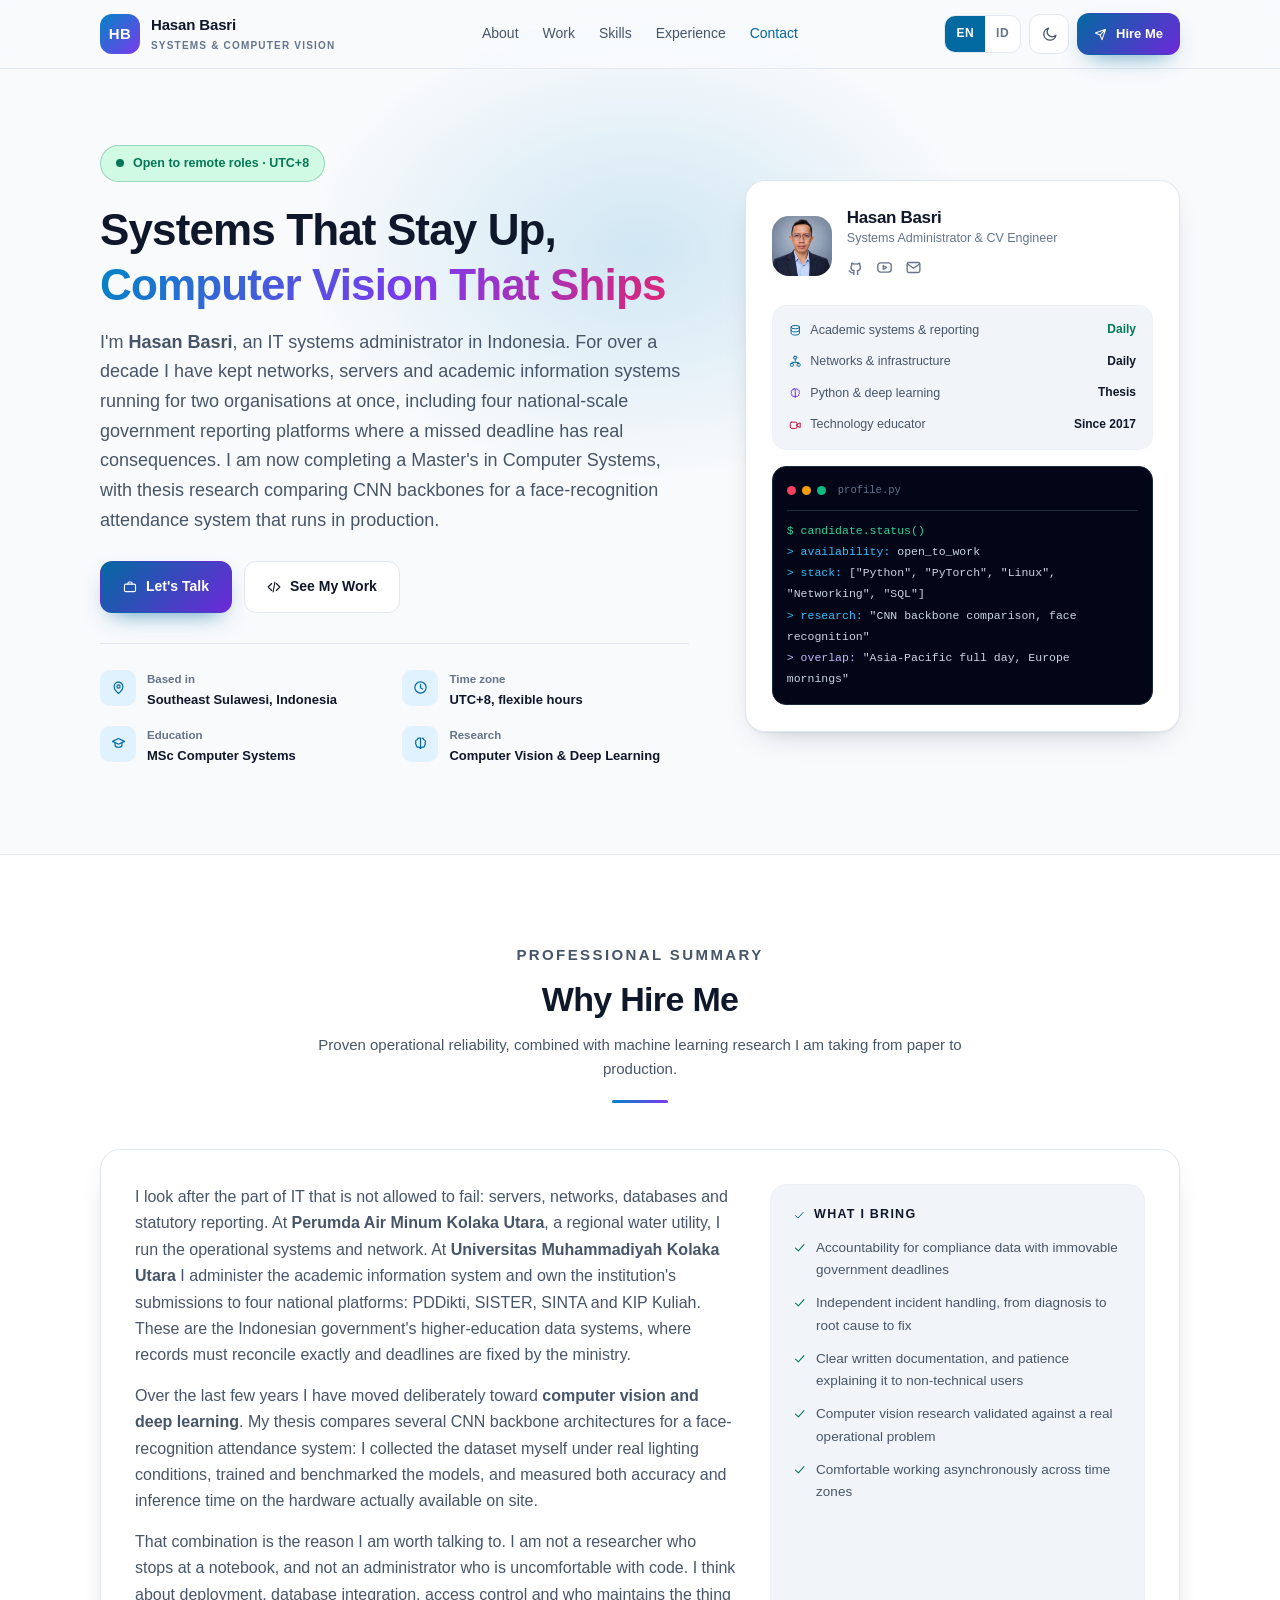
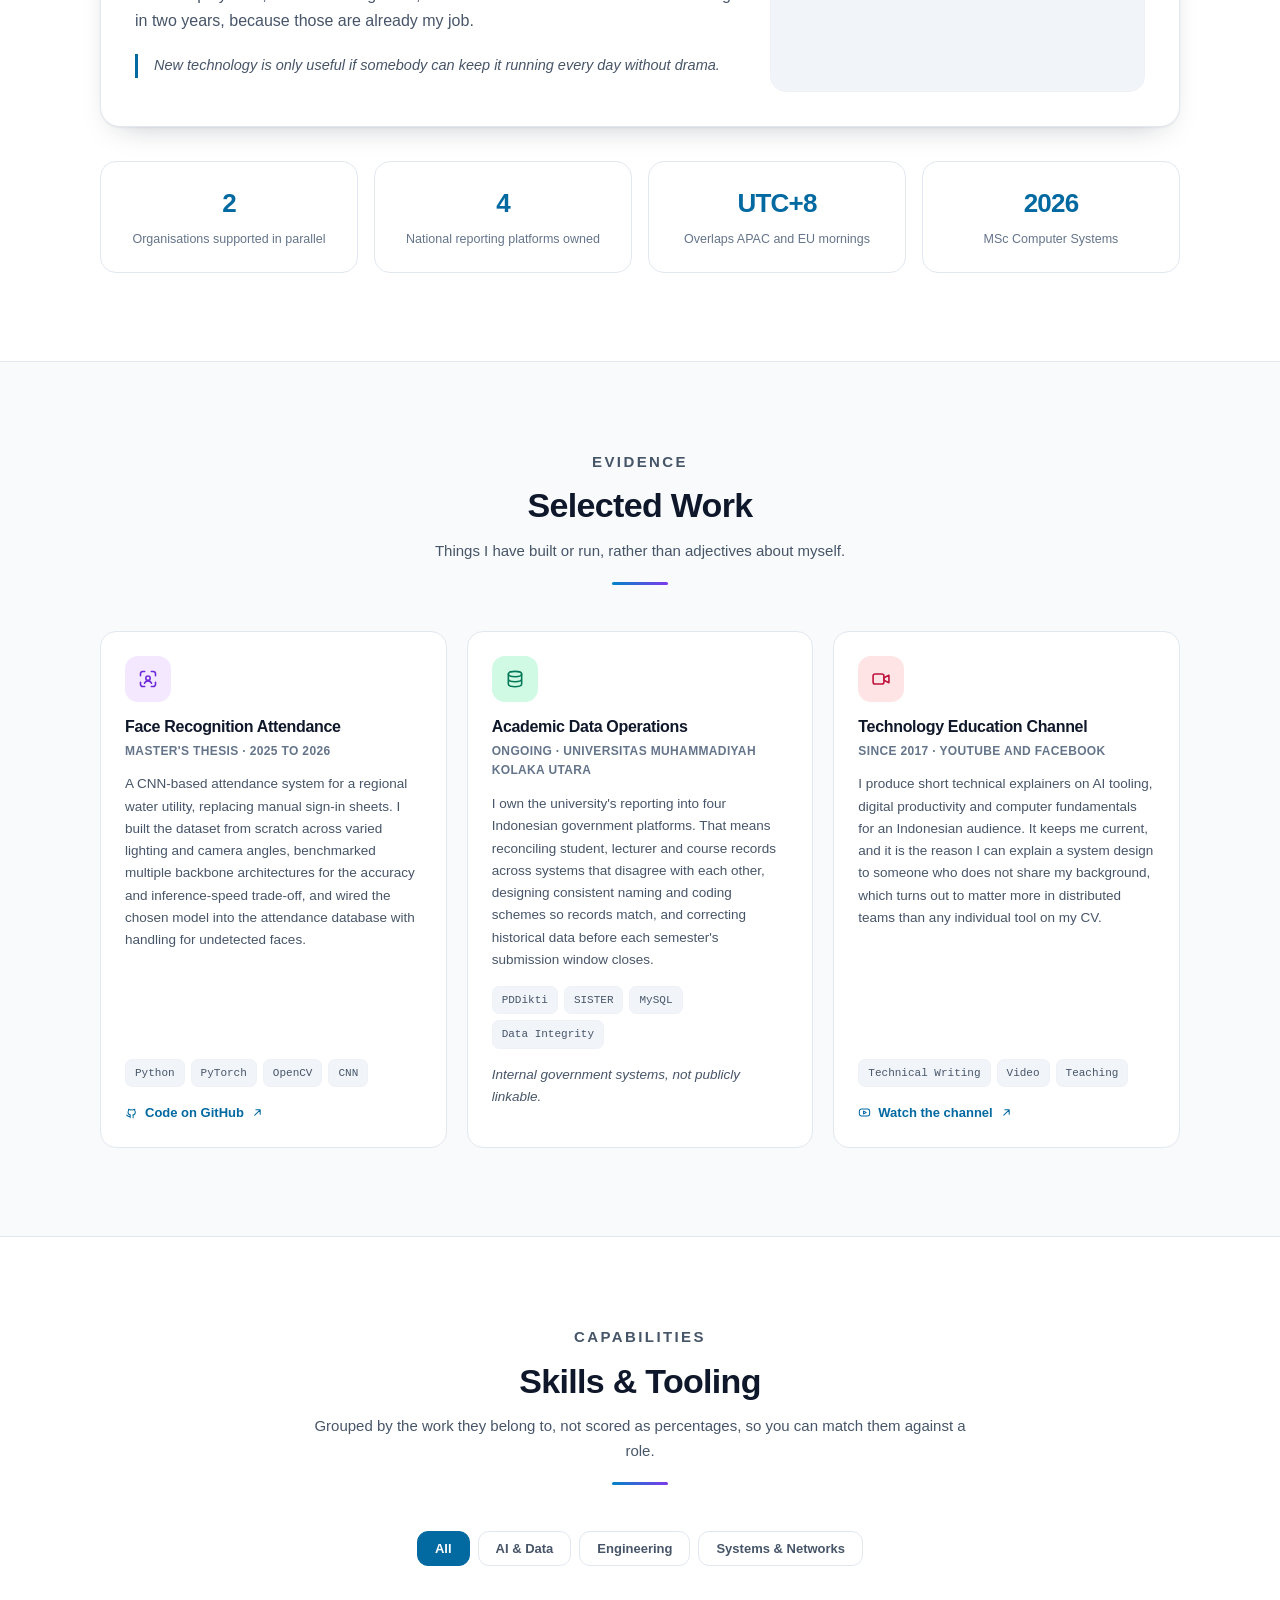
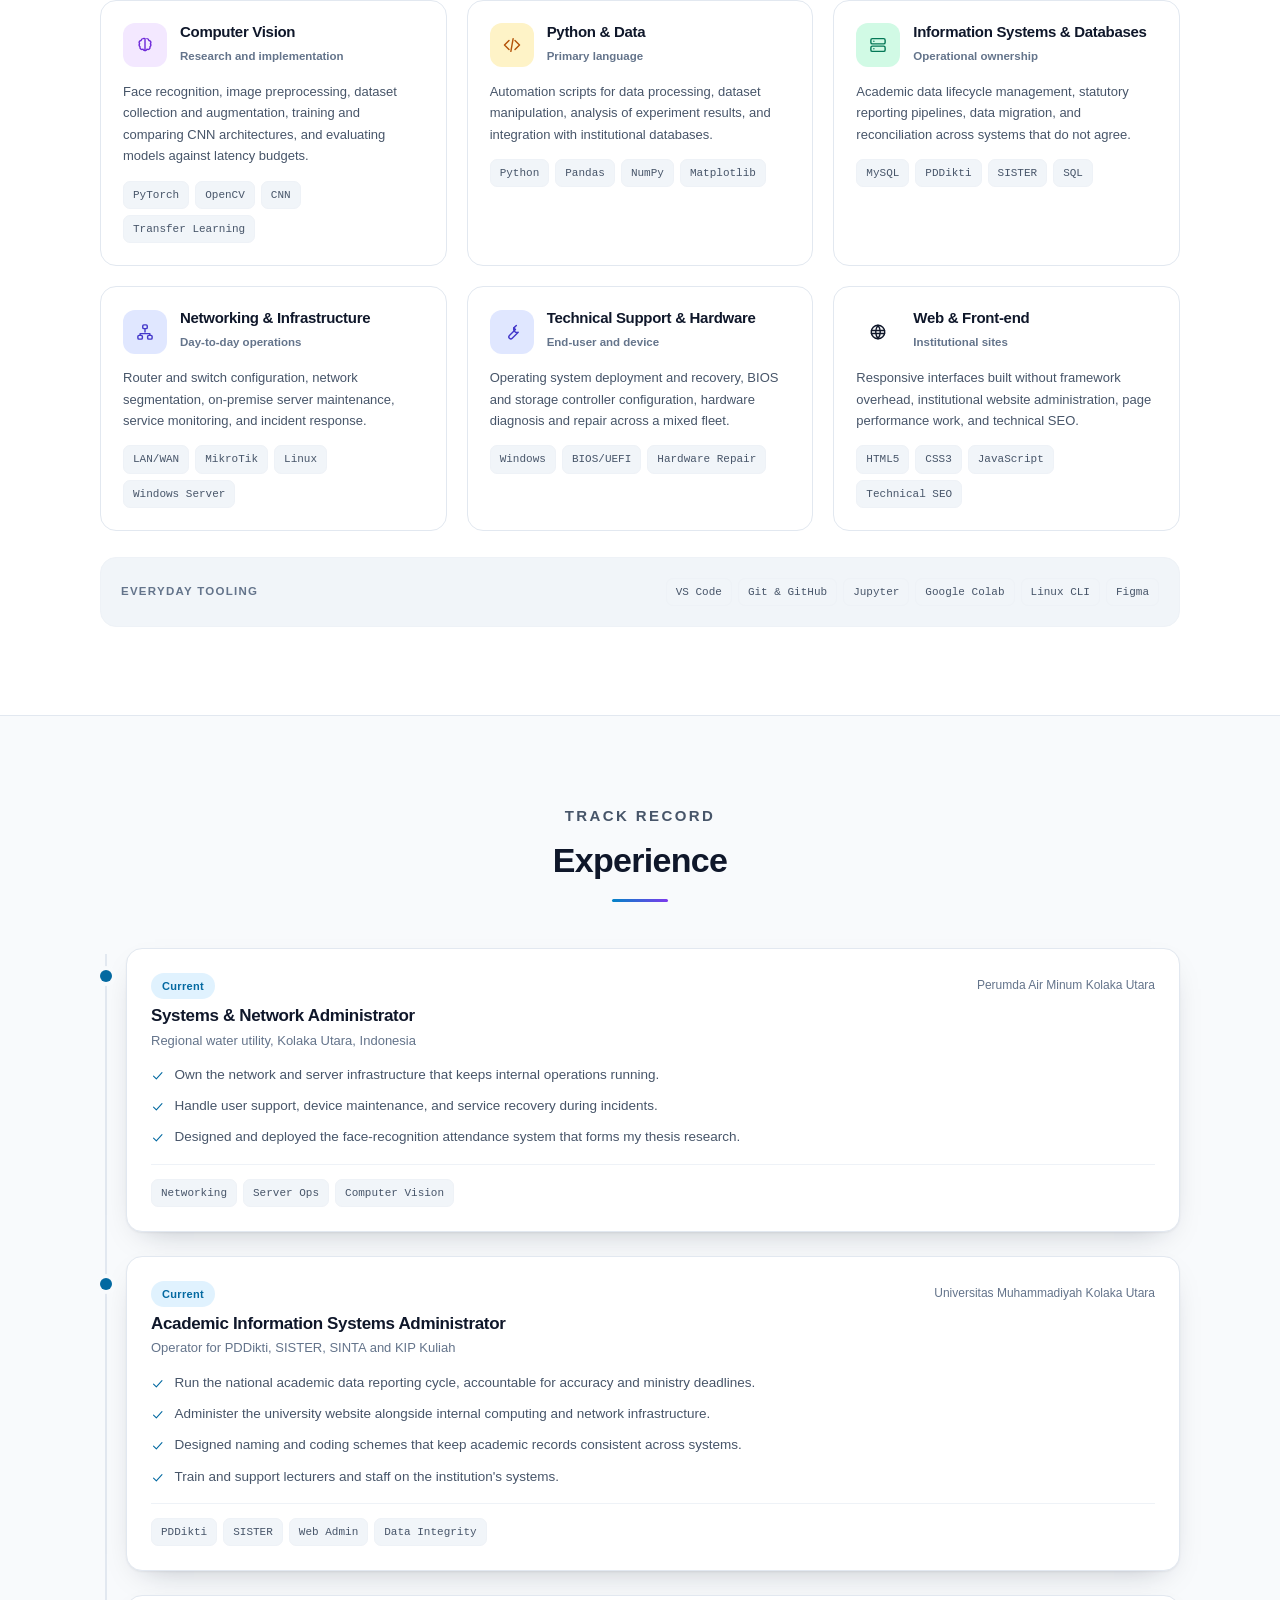
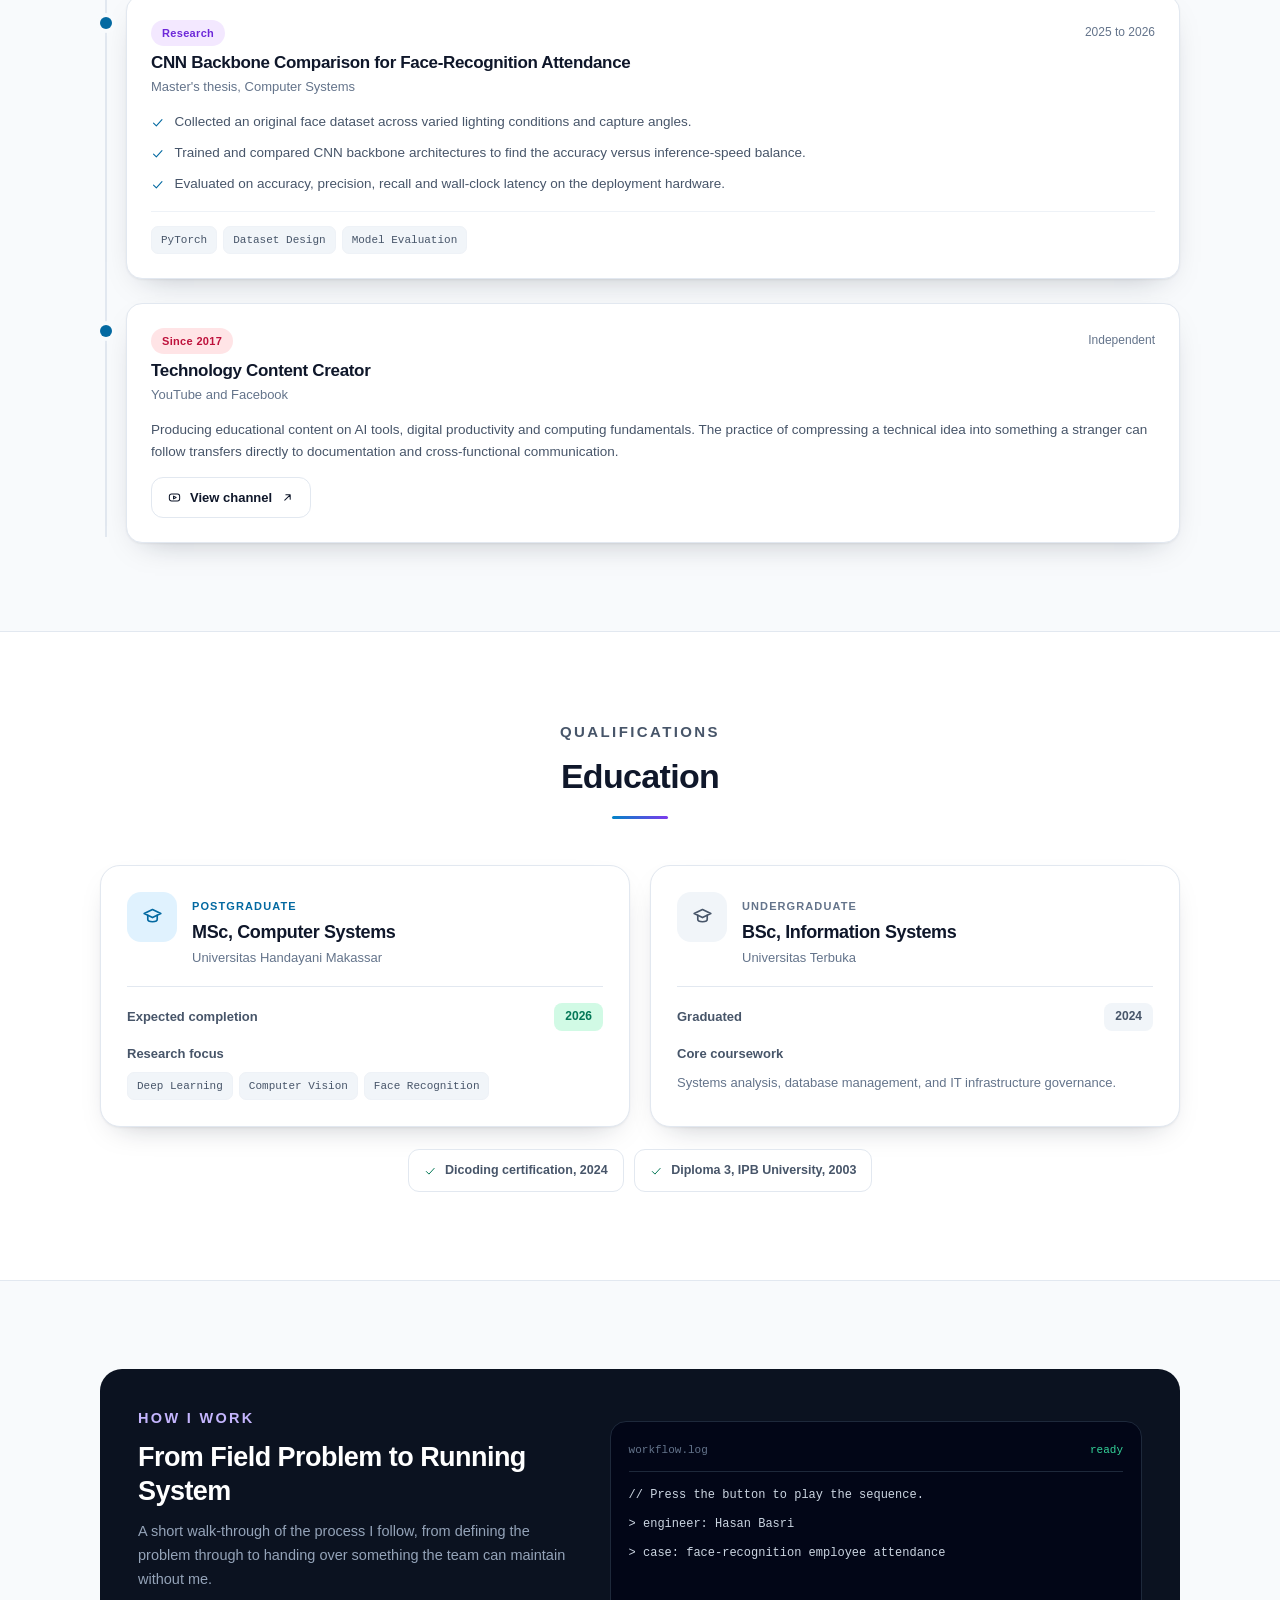
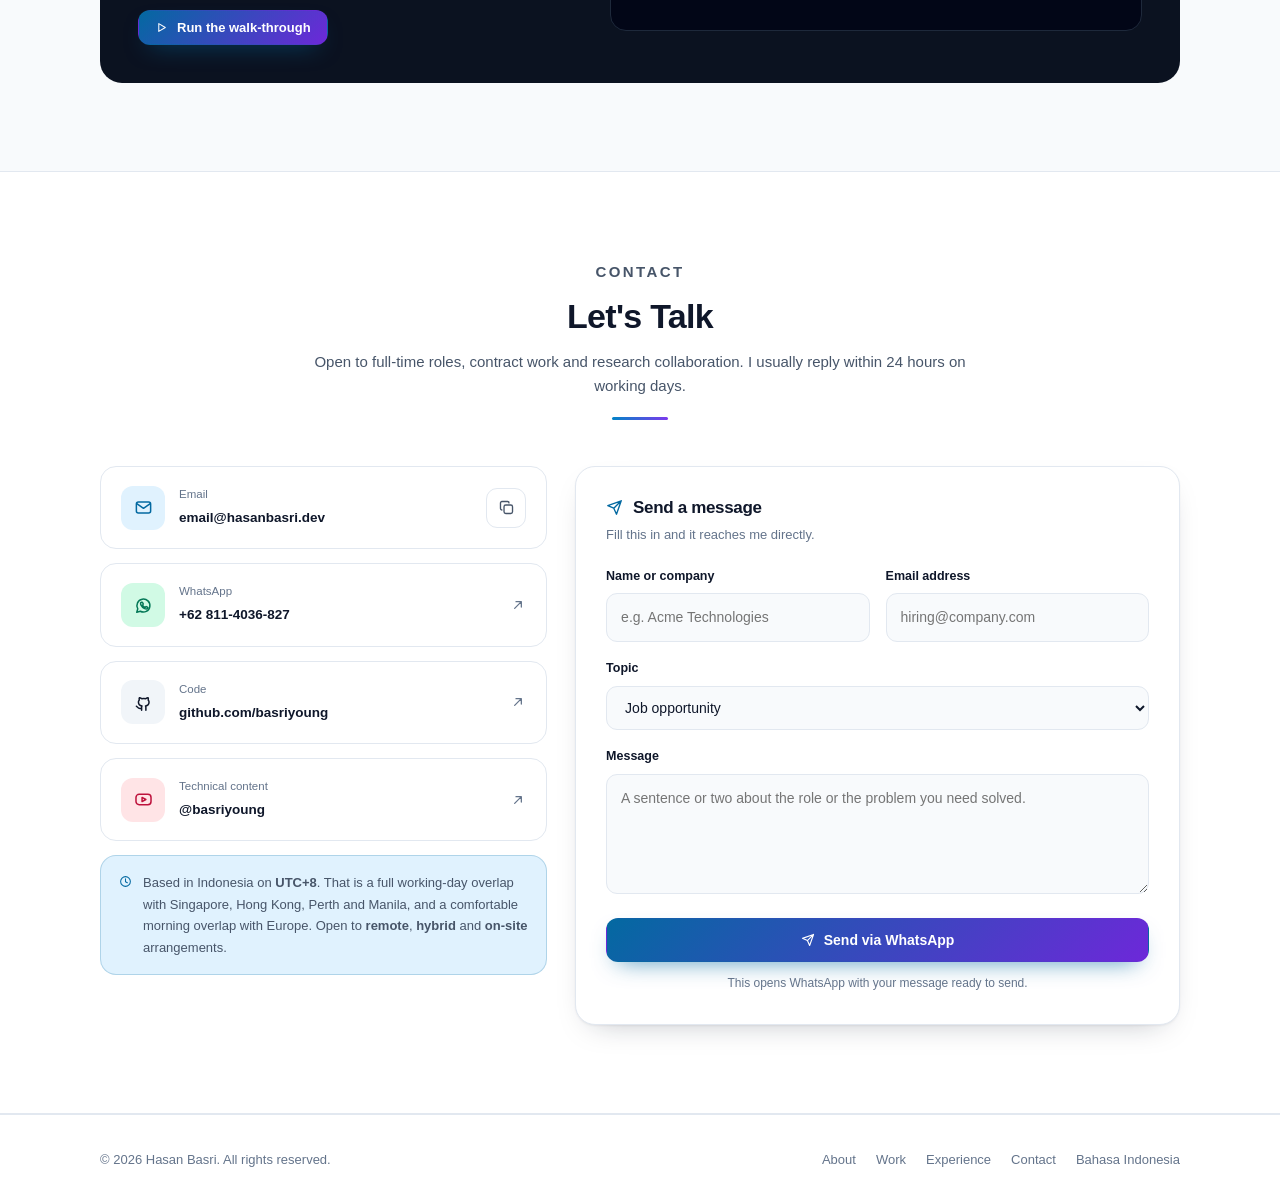
<file: index.html>
<!DOCTYPE html>
<html lang="en">
<head>
<meta charset="UTF-8">
<meta name="viewport" content="width=device-width, initial-scale=1">
<meta name="color-scheme" content="light dark">
<meta name="theme-color" content="#0284c7">

<title>Hasan Basri - IT Systems Administrator &amp; Computer Vision Engineer</title>
<meta name="description" content="Hasan Basri, IT systems administrator and Computer Vision researcher based in Indonesia (UTC+8). Twelve years running networks, servers and national-scale academic reporting systems. Open to remote engineering roles.">
<meta name="author" content="Hasan Basri">
<meta name="robots" content="index, follow, max-image-preview:large">

<link rel="canonical" href="https://hasanbasri.dev/">
<link rel="alternate" hreflang="en" href="https://hasanbasri.dev/">
<link rel="alternate" hreflang="id" href="https://hasanbasri.dev/id.html">
<link rel="alternate" hreflang="x-default" href="https://hasanbasri.dev/">

<meta property="og:type" content="profile">
<meta property="og:locale" content="en_US">
<meta property="og:locale:alternate" content="id_ID">
<meta property="og:site_name" content="Hasan Basri">
<meta property="og:title" content="Hasan Basri - IT Systems Administrator &amp; Computer Vision Engineer">
<meta property="og:description" content="Twelve years keeping networks, servers and academic information systems running. Now building computer vision that works outside the notebook. Open to remote roles, UTC+8.">
<meta property="og:url" content="https://hasanbasri.dev/">
<meta property="og:image" content="https://hasanbasri.dev/og-cover.jpg">
<meta property="og:image:width" content="1200">
<meta property="og:image:height" content="630">
<meta property="og:image:alt" content="Profile card for Hasan Basri, IT systems administrator and computer vision engineer">
<meta property="profile:first_name" content="Hasan">
<meta property="profile:last_name" content="Basri">

<meta name="twitter:card" content="summary_large_image">
<meta name="twitter:title" content="Hasan Basri - IT Systems Administrator &amp; Computer Vision Engineer">
<meta name="twitter:description" content="Systems that stay up, computer vision that ships. Open to remote roles, UTC+8.">
<meta name="twitter:image" content="https://hasanbasri.dev/og-cover.jpg">

<link rel="icon" href="data:image/svg+xml,%3Csvg xmlns='http://www.w3.org/2000/svg' viewBox='0 0 64 64'%3E%3Crect width='64' height='64' rx='14' fill='%230284c7'/%3E%3Ctext x='32' y='43' font-family='Segoe UI,Arial' font-size='30' font-weight='700' fill='white' text-anchor='middle'%3EHB%3C/text%3E%3C/svg%3E">

<script type="application/ld+json">
{
  "@context": "https://schema.org",
  "@type": "Person",
  "name": "Hasan Basri",
  "jobTitle": "IT Systems Administrator & Computer Vision Engineer",
  "url": "https://hasanbasri.dev/",
  "email": "mailto:email@hasanbasri.dev",
  "telephone": "+62-811-4036-827",
  "description": "IT systems administrator and computer vision researcher based in Southeast Sulawesi, Indonesia. Open to remote engineering roles.",
  "address": {
    "@type": "PostalAddress",
    "addressLocality": "Lasusua, Kolaka Utara",
    "addressRegion": "Southeast Sulawesi",
    "addressCountry": "ID"
  },
  "alumniOf": [
    { "@type": "CollegeOrUniversity", "name": "Universitas Handayani Makassar" },
    { "@type": "CollegeOrUniversity", "name": "Universitas Terbuka" },
    { "@type": "CollegeOrUniversity", "name": "IPB University" }
  ],
  "knowsAbout": [
    "System Administration", "Computer Networking", "Linux", "Python",
    "Deep Learning", "Computer Vision", "Convolutional Neural Networks",
    "Academic Information Systems", "Database Administration", "Technical Support"
  ],
  "knowsLanguage": [
    { "@type": "Language", "name": "Indonesian", "alternateName": "id" },
    { "@type": "Language", "name": "English", "alternateName": "en" }
  ],
  "sameAs": [
    "https://github.com/basriyoung",
    "https://www.youtube.com/@basriyoung"
  ],
  "seeks": {
    "@type": "Demand",
    "name": "Remote roles in systems engineering, IT infrastructure, and computer vision"
  }
}
</script>

<link rel="stylesheet" href="assets/style.css">
</head>

<body>
<a class="skip" href="#main">Skip to main content</a>

<svg xmlns="http://www.w3.org/2000/svg" style="display:none" aria-hidden="true" focusable="false">
  <symbol id="i-sun" viewBox="0 0 24 24"><circle cx="12" cy="12" r="4.2"/><path d="M12 2v2.5M12 19.5V22M2 12h2.5M19.5 12H22M4.9 4.9l1.8 1.8M17.3 17.3l1.8 1.8M19.1 4.9l-1.8 1.8M6.7 17.3l-1.8 1.8"/></symbol>
  <symbol id="i-moon" viewBox="0 0 24 24"><path d="M21 13.2A8.6 8.6 0 1 1 10.8 3a7 7 0 0 0 10.2 10.2z"/></symbol>
  <symbol id="i-menu" viewBox="0 0 24 24"><path d="M4 7h16M4 12h16M4 17h16"/></symbol>
  <symbol id="i-close" viewBox="0 0 24 24"><path d="M6 6l12 12M18 6L6 18"/></symbol>
  <symbol id="i-mail" viewBox="0 0 24 24"><rect x="3" y="5" width="18" height="14" rx="2.5"/><path d="m3.5 7 8.5 6 8.5-6"/></symbol>
  <symbol id="i-wa" viewBox="0 0 24 24"><path d="M3.5 20.5l1.3-4.3A8.2 8.2 0 1 1 8 19.3l-4.5 1.2z"/><path d="M8.8 8.3c.2-.5.5-.5.8-.5h.6c.2 0 .5 0 .7.5l.7 1.6c.1.3 0 .5-.1.7l-.4.5c-.2.2-.3.4-.1.7a6 6 0 0 0 2.7 2.4c.3.1.5.1.7-.1l.5-.6c.2-.2.4-.2.6-.1l1.6.8c.3.1.4.3.4.5a1.9 1.9 0 0 1-1.3 1.6c-.6.2-1.4.2-3.3-.7a9.3 9.3 0 0 1-4-4c-.7-1.4-.6-2.4-.5-2.8z"/></symbol>
  <symbol id="i-github" viewBox="0 0 24 24"><path d="M9 19.3c-4.3 1.3-4.3-2.2-6-2.6m12 5.1v-3.3c0-1 .1-1.4-.5-2 2.3-.3 4.5-1.2 4.5-5a3.9 3.9 0 0 0-1.1-2.7 3.6 3.6 0 0 0-.1-2.7s-.9-.3-2.9 1.1a10 10 0 0 0-5.2 0C7.7 5.8 6.8 6.1 6.8 6.1a3.6 3.6 0 0 0-.1 2.7A3.9 3.9 0 0 0 5.6 11.5c0 3.8 2.2 4.7 4.5 5-.4.4-.5.9-.5 1.5v3.8"/></symbol>
  <symbol id="i-youtube" viewBox="0 0 24 24"><rect x="2.5" y="5.5" width="19" height="13" rx="4"/><path d="M10.2 9.4l4.8 2.6-4.8 2.6z"/></symbol>
  <symbol id="i-pin" viewBox="0 0 24 24"><path d="M12 21.5s7-5.6 7-11a7 7 0 1 0-14 0c0 5.4 7 11 7 11z"/><circle cx="12" cy="10.3" r="2.6"/></symbol>
  <symbol id="i-cap" viewBox="0 0 24 24"><path d="M12 4 2.5 8.6 12 13.2l9.5-4.6z"/><path d="M6.6 10.8v4.4c0 1.5 2.4 2.8 5.4 2.8s5.4-1.3 5.4-2.8v-4.4"/></symbol>
  <symbol id="i-db" viewBox="0 0 24 24"><ellipse cx="12" cy="6" rx="8" ry="3.2"/><path d="M4 6v12c0 1.8 3.6 3.2 8 3.2s8-1.4 8-3.2V6M4 12c0 1.8 3.6 3.2 8 3.2s8-1.4 8-3.2"/></symbol>
  <symbol id="i-brain" viewBox="0 0 24 24"><path d="M9.5 3.5A2.8 2.8 0 0 0 6.8 6a2.6 2.6 0 0 0-2 4.3 2.7 2.7 0 0 0 .6 4 2.7 2.7 0 0 0 3.9 3.2 2.7 2.7 0 0 0 2.7 2v-16a2.5 2.5 0 0 0-2.5 0z"/><path d="M14.5 3.5A2.8 2.8 0 0 1 17.2 6a2.6 2.6 0 0 1 2 4.3 2.7 2.7 0 0 1-.6 4 2.7 2.7 0 0 1-3.9 3.2 2.7 2.7 0 0 1-2.7 2"/></symbol>
  <symbol id="i-wrench" viewBox="0 0 24 24"><path d="M14.5 6.5a4.6 4.6 0 0 0 5.8 5.9l-8 8a2.6 2.6 0 0 1-3.7-3.7l8-8z"/><path d="M14.5 6.5 17.8 3.2"/></symbol>
  <symbol id="i-video" viewBox="0 0 24 24"><rect x="2.5" y="6" width="13" height="12" rx="2.5"/><path d="m15.5 10.5 6-3v9l-6-3z"/></symbol>
  <symbol id="i-check" viewBox="0 0 24 24"><path d="m4.5 12.5 5 5 10-11"/></symbol>
  <symbol id="i-arrow" viewBox="0 0 24 24"><path d="M7 17 17 7M9 7h8v8"/></symbol>
  <symbol id="i-copy" viewBox="0 0 24 24"><rect x="8.5" y="8.5" width="12" height="12" rx="2.5"/><path d="M15.5 5.5a2 2 0 0 0-2-2h-8a2 2 0 0 0-2 2v8a2 2 0 0 0 2 2"/></symbol>
  <symbol id="i-send" viewBox="0 0 24 24"><path d="M21.5 2.5 11 13M21.5 2.5l-6.7 19-3.8-8.5-8.5-3.8z"/></symbol>
  <symbol id="i-play" viewBox="0 0 24 24"><path d="M7 4.8 19 12 7 19.2z"/></symbol>
  <symbol id="i-code" viewBox="0 0 24 24"><path d="m8 6-6 6 6 6M16 6l6 6-6 6M13.5 3.5l-3 17"/></symbol>
  <symbol id="i-server" viewBox="0 0 24 24"><rect x="2.5" y="3.5" width="19" height="7" rx="2"/><rect x="2.5" y="13.5" width="19" height="7" rx="2"/><path d="M6.5 7h.01M6.5 17h.01"/></symbol>
  <symbol id="i-mobile" viewBox="0 0 24 24"><rect x="6.5" y="2.5" width="11" height="19" rx="2.5"/><path d="M11 18.5h2"/></symbol>
  <symbol id="i-globe" viewBox="0 0 24 24"><circle cx="12" cy="12" r="9"/><path d="M3.2 10h17.6M3.2 14h17.6M12 3a15 15 0 0 1 0 18 15 15 0 0 1 0-18z"/></symbol>
  <symbol id="i-case" viewBox="0 0 24 24"><rect x="2.5" y="7" width="19" height="13" rx="2.5"/><path d="M8.5 7V5.5a2 2 0 0 1 2-2h3a2 2 0 0 1 2 2V7"/></symbol>
  <symbol id="i-clock" viewBox="0 0 24 24"><circle cx="12" cy="12" r="9"/><path d="M12 7v5.4l3.4 2"/></symbol>
  <symbol id="i-net" viewBox="0 0 24 24"><rect x="9" y="2.5" width="6" height="5" rx="1.5"/><rect x="2.5" y="16.5" width="6" height="5" rx="1.5"/><rect x="15.5" y="16.5" width="6" height="5" rx="1.5"/><path d="M12 7.5v4.5M5.5 16.5v-2.3h13v2.3"/></symbol>
  <symbol id="i-chart" viewBox="0 0 24 24"><path d="M4 20V10M10 20V4M16 20v-7M22 20H2"/></symbol>
  <symbol id="i-scan" viewBox="0 0 24 24"><path d="M3 8V5.5A2.5 2.5 0 0 1 5.5 3H8M16 3h2.5A2.5 2.5 0 0 1 21 5.5V8M21 16v2.5a2.5 2.5 0 0 1-2.5 2.5H16M8 21H5.5A2.5 2.5 0 0 1 3 18.5V16"/><circle cx="12" cy="11" r="2.6"/><path d="M7.8 17a4.6 4.6 0 0 1 8.4 0"/></symbol>
</svg>

<header class="site">
  <div class="wrap navbar">
    <a class="brand" href="#top">
      <span class="mark" aria-hidden="true">HB</span>
      <span><b>Hasan Basri</b><small>Systems &amp; Computer Vision</small></span>
    </a>

    <nav class="nav-links" aria-label="Main navigation">
      <a href="#about">About</a>
      <a href="#work">Work</a>
      <a href="#skills">Skills</a>
      <a href="#experience">Experience</a>
      <a href="#contact">Contact</a>
    </nav>

    <div class="nav-actions">
      <div class="lang">
        <a href="./" aria-current="page" hreflang="en" lang="en">EN</a>
        <a href="id.html" hreflang="id" lang="id">ID</a>
      </div>
      <button class="icon-btn" id="theme-btn" type="button" aria-label="Switch to dark mode">
        <svg class="ico" id="theme-icon" aria-hidden="true"><use href="#i-moon"></use></svg>
      </button>
      <a class="btn btn-primary btn-sm nav-cta" href="#contact">
        <svg class="ico" aria-hidden="true"><use href="#i-send"></use></svg> Hire Me
      </a>
      <button class="icon-btn" id="mobile-toggle" type="button" aria-label="Open menu" aria-expanded="false" aria-controls="mobile-panel">
        <svg class="ico" id="menu-icon" aria-hidden="true"><use href="#i-menu"></use></svg>
      </button>
    </div>
  </div>

  <div id="mobile-panel">
    <a href="#about">About</a>
    <a href="#work">Selected Work</a>
    <a href="#skills">Skills</a>
    <a href="#experience">Experience</a>
    <a href="#education">Education</a>
    <a href="#contact">Contact</a>
  </div>
</header>

<main id="main">
<span id="top"></span>

<!-- ===== HERO ===== -->
<section class="hero">
  <div class="wrap hero-grid">
    <div>
      <p class="pill"><span class="dot" aria-hidden="true"></span> Open to remote roles &middot; UTC+8</p>

      <h1>Systems That Stay Up,<br><span class="grad">Computer Vision That Ships</span></h1>

      <p class="lede">
        I'm <strong>Hasan Basri</strong>, an IT systems administrator in Indonesia. For over a decade
        I have kept networks, servers and academic information systems running for two organisations
        at once, including four national-scale government reporting platforms where a missed deadline
        has real consequences. I am now completing a Master's in Computer Systems, with thesis research
        comparing CNN backbones for a face-recognition attendance system that runs in production.
      </p>

      <div class="hero-cta">
        <a class="btn btn-primary" href="#contact">
          <svg class="ico" aria-hidden="true"><use href="#i-case"></use></svg> Let's Talk
        </a>
        <a class="btn btn-ghost" href="#work">
          <svg class="ico" aria-hidden="true"><use href="#i-code"></use></svg> See My Work
        </a>
      </div>

      <div class="facts">
        <div class="fact">
          <span class="bx" aria-hidden="true"><svg class="ico"><use href="#i-pin"></use></svg></span>
          <span><small>Based in</small><span>Southeast Sulawesi, Indonesia</span></span>
        </div>
        <div class="fact">
          <span class="bx" aria-hidden="true"><svg class="ico"><use href="#i-clock"></use></svg></span>
          <span><small>Time zone</small><span>UTC+8, flexible hours</span></span>
        </div>
        <div class="fact">
          <span class="bx" aria-hidden="true"><svg class="ico"><use href="#i-cap"></use></svg></span>
          <span><small>Education</small><span>MSc Computer Systems</span></span>
        </div>
        <div class="fact">
          <span class="bx" aria-hidden="true"><svg class="ico"><use href="#i-brain"></use></svg></span>
          <span><small>Research</small><span>Computer Vision &amp; Deep Learning</span></span>
        </div>
      </div>
    </div>

    <div class="card profile-card">
      <div class="profile-head">
          <img class="avatar-img" src="basri.jpg" width="60" height="60"
                alt="Hasan Basri" loading="lazy">
        <div>
          <h2>Hasan Basri</h2>
          <p>Systems Administrator &amp; CV Engineer</p>
          <div class="socials">
            <a href="https://github.com/basriyoung" target="_blank" rel="noopener noreferrer" aria-label="GitHub profile">
              <svg class="ico" aria-hidden="true"><use href="#i-github"></use></svg>
            </a>
            <a href="https://www.youtube.com/@basriyoung" target="_blank" rel="noopener noreferrer" aria-label="YouTube channel">
              <svg class="ico" aria-hidden="true"><use href="#i-youtube"></use></svg>
            </a>
            <a href="#contact" aria-label="Go to contact section">
              <svg class="ico" aria-hidden="true"><use href="#i-mail"></use></svg>
            </a>
          </div>
        </div>
      </div>

      <div class="kv">
        <div class="kv-row">
          <span><svg class="ico" style="color:var(--brand)" aria-hidden="true"><use href="#i-db"></use></svg> Academic systems &amp; reporting</span>
          <b style="color:var(--ok)">Daily</b>
        </div>
        <div class="kv-row">
          <span><svg class="ico" style="color:var(--brand)" aria-hidden="true"><use href="#i-net"></use></svg> Networks &amp; infrastructure</span>
          <b>Daily</b>
        </div>
        <div class="kv-row">
          <span><svg class="ico" style="color:var(--ai)" aria-hidden="true"><use href="#i-brain"></use></svg> Python &amp; deep learning</span>
          <b>Thesis</b>
        </div>
        <div class="kv-row">
          <span><svg class="ico" style="color:var(--rose)" aria-hidden="true"><use href="#i-video"></use></svg> Technology educator</span>
          <b>Since 2017</b>
        </div>
      </div>

      <div class="term">
        <div class="bar">
          <i style="background:#f43f5e"></i><i style="background:#f59e0b"></i><i style="background:#10b981"></i>
          <span style="margin-left:6px">profile.py</span>
        </div>
        <p class="c-green">$ candidate.status()</p>
        <p><span class="c-blue">&gt; availability:</span> open_to_work</p>
        <p><span class="c-blue">&gt; stack:</span> ["Python", "PyTorch", "Linux", "Networking", "SQL"]</p>
        <p><span class="c-blue">&gt; research:</span> "CNN backbone comparison, face recognition"</p>
        <p><span class="c-purple">&gt; overlap:</span> "Asia-Pacific full day, Europe mornings"</p>
      </div>
    </div>
  </div>
</section>

<!-- ===== ABOUT ===== -->
<section id="about" class="band">
  <div class="wrap">
    <div class="head">
      <p class="eyebrow">Professional Summary</p>
      <h2>Why Hire Me</h2>
      <p>Proven operational reliability, combined with machine learning research I am taking from paper to production.</p>
      <div class="rule" aria-hidden="true"></div>
    </div>

    <div class="card about">
      <div>
        <p>
          I look after the part of IT that is not allowed to fail: servers, networks, databases
          and statutory reporting. At <strong>Perumda Air Minum Kolaka Utara</strong>, a regional
          water utility, I run the operational systems and network. At
          <strong>Universitas Muhammadiyah Kolaka Utara</strong> I administer the academic information
          system and own the institution's submissions to four national platforms: PDDikti, SISTER,
          SINTA and KIP Kuliah. These are the Indonesian government's higher-education data systems,
          where records must reconcile exactly and deadlines are fixed by the ministry.
        </p>
        <p>
          Over the last few years I have moved deliberately toward
          <strong>computer vision and deep learning</strong>. My thesis compares several CNN backbone
          architectures for a face-recognition attendance system: I collected the dataset myself under
          real lighting conditions, trained and benchmarked the models, and measured both accuracy and
          inference time on the hardware actually available on site.
        </p>
        <p>
          That combination is the reason I am worth talking to. I am not a researcher who stops at a
          notebook, and not an administrator who is uncomfortable with code. I think about deployment,
          database integration, access control and who maintains the thing in two years, because those
          are already my job.
        </p>
        <p class="quote">
          New technology is only useful if somebody can keep it running every day without drama.
        </p>
      </div>

      <div class="value">
        <h3><svg class="ico" style="color:var(--brand)" aria-hidden="true"><use href="#i-check"></use></svg> What I bring</h3>
        <ul>
          <li><svg class="ico" aria-hidden="true"><use href="#i-check"></use></svg><span>Accountability for compliance data with immovable government deadlines</span></li>
          <li><svg class="ico" aria-hidden="true"><use href="#i-check"></use></svg><span>Independent incident handling, from diagnosis to root cause to fix</span></li>
          <li><svg class="ico" aria-hidden="true"><use href="#i-check"></use></svg><span>Clear written documentation, and patience explaining it to non-technical users</span></li>
          <li><svg class="ico" aria-hidden="true"><use href="#i-check"></use></svg><span>Computer vision research validated against a real operational problem</span></li>
          <li><svg class="ico" aria-hidden="true"><use href="#i-check"></use></svg><span>Comfortable working asynchronously across time zones</span></li>
        </ul>
      </div>
    </div>

    <!--
      METRIK: semua angka di bawah ini faktual dan bisa Anda pertanggungjawabkan.
      Kalau ingin menambah, pastikan angkanya benar. Jangan pakai angka karangan.
    -->
    <div class="metrics">
      <div class="metric"><b>2</b><span>Organisations supported in parallel</span></div>
      <div class="metric"><b>4</b><span>National reporting platforms owned</span></div>
      <div class="metric"><b>UTC+8</b><span>Overlaps APAC and EU mornings</span></div>
      <div class="metric"><b>2026</b><span>MSc Computer Systems</span></div>
    </div>
  </div>
</section>

<!-- ===== SELECTED WORK ===== -->
<section id="work">
  <div class="wrap">
    <div class="head">
      <p class="eyebrow">Evidence</p>
      <h2>Selected Work</h2>
      <p>Things I have built or run, rather than adjectives about myself.</p>
      <div class="rule" aria-hidden="true"></div>
    </div>

    <!--
      CARA MENAMBAH BUKTI KARYA:
      1. Unggah kode tesis Anda ke GitHub, lalu ganti href kartu pertama
         dengan alamat repositori itu.
      2. Rekam video pendek deteksi wajah berjalan, unggah ke YouTube,
         tambahkan tautannya.
      3. Setelah sidang, unggah ringkasan tesis sebagai PDF dan tautkan.
      Satu tautan nyata lebih berharga daripada sepuluh klaim.
    -->
    <div class="grid g3">
      <article class="work">
        <span class="bx bx-ai" aria-hidden="true"><svg class="ico"><use href="#i-scan"></use></svg></span>
        <h3>Face Recognition Attendance</h3>
        <p class="role">Master's thesis &middot; 2025 to 2026</p>
        <p>
          A CNN-based attendance system for a regional water utility, replacing manual sign-in sheets.
          I built the dataset from scratch across varied lighting and camera angles, benchmarked
          multiple backbone architectures for the accuracy and inference-speed trade-off, and wired
          the chosen model into the attendance database with handling for undetected faces.
        </p>
        <div class="tags">
          <span class="tag">Python</span><span class="tag">PyTorch</span><span class="tag">OpenCV</span><span class="tag">CNN</span>
        </div>
        <a class="work-link" href="https://github.com/basriyoung" target="_blank" rel="noopener noreferrer">
          <svg class="ico" aria-hidden="true"><use href="#i-github"></use></svg> Code on GitHub
          <svg class="ico" aria-hidden="true"><use href="#i-arrow"></use></svg>
        </a>
      </article>

      <article class="work">
        <span class="bx bx-ok" aria-hidden="true"><svg class="ico"><use href="#i-db"></use></svg></span>
        <h3>Academic Data Operations</h3>
        <p class="role">Ongoing &middot; Universitas Muhammadiyah Kolaka Utara</p>
        <p>
          I own the university's reporting into four Indonesian government platforms. That means
          reconciling student, lecturer and course records across systems that disagree with each
          other, designing consistent naming and coding schemes so records match, and correcting
          historical data before each semester's submission window closes.
        </p>
        <div class="tags">
          <span class="tag">PDDikti</span><span class="tag">SISTER</span><span class="tag">MySQL</span><span class="tag">Data Integrity</span>
        </div>
        <p class="work-note">Internal government systems, not publicly linkable.</p>
      </article>

      <article class="work">
        <span class="bx bx-rose" aria-hidden="true"><svg class="ico"><use href="#i-video"></use></svg></span>
        <h3>Technology Education Channel</h3>
        <p class="role">Since 2017 &middot; YouTube and Facebook</p>
        <p>
          I produce short technical explainers on AI tooling, digital productivity and computer
          fundamentals for an Indonesian audience. It keeps me current, and it is the reason I can
          explain a system design to someone who does not share my background, which turns out to
          matter more in distributed teams than any individual tool on my CV.
        </p>
        <div class="tags">
          <span class="tag">Technical Writing</span><span class="tag">Video</span><span class="tag">Teaching</span>
        </div>
        <a class="work-link" href="https://www.youtube.com/@basriyoung" target="_blank" rel="noopener noreferrer">
          <svg class="ico" aria-hidden="true"><use href="#i-youtube"></use></svg> Watch the channel
          <svg class="ico" aria-hidden="true"><use href="#i-arrow"></use></svg>
        </a>
      </article>
    </div>
  </div>
</section>

<!-- ===== SKILLS ===== -->
<section id="skills" class="band">
  <div class="wrap">
    <div class="head">
      <p class="eyebrow">Capabilities</p>
      <h2>Skills &amp; Tooling</h2>
      <p>Grouped by the work they belong to, not scored as percentages, so you can match them against a role.</p>
      <div class="rule" aria-hidden="true"></div>
    </div>

    <div class="tabs" role="group" aria-label="Filter skills by category">
      <button class="tab" type="button" data-filter="all" aria-pressed="true">All</button>
      <button class="tab" type="button" data-filter="ai" aria-pressed="false">AI &amp; Data</button>
      <button class="tab" type="button" data-filter="dev" aria-pressed="false">Engineering</button>
      <button class="tab" type="button" data-filter="ops" aria-pressed="false">Systems &amp; Networks</button>
    </div>

    <div class="grid g3" id="skill-grid">
      <article class="skill" data-cat="ai dev">
        <div class="skill-top">
          <span class="bx bx-ai" aria-hidden="true"><svg class="ico"><use href="#i-brain"></use></svg></span>
          <div><h3>Computer Vision</h3><small>Research and implementation</small></div>
        </div>
        <p>Face recognition, image preprocessing, dataset collection and augmentation, training and comparing CNN architectures, and evaluating models against latency budgets.</p>
        <div class="tags"><span class="tag">PyTorch</span><span class="tag">OpenCV</span><span class="tag">CNN</span><span class="tag">Transfer Learning</span></div>
      </article>

      <article class="skill" data-cat="ai dev">
        <div class="skill-top">
          <span class="bx" aria-hidden="true" style="background:#fef3c7; color:#b45309"><svg class="ico"><use href="#i-code"></use></svg></span>
          <div><h3>Python &amp; Data</h3><small>Primary language</small></div>
        </div>
        <p>Automation scripts for data processing, dataset manipulation, analysis of experiment results, and integration with institutional databases.</p>
        <div class="tags"><span class="tag">Python</span><span class="tag">Pandas</span><span class="tag">NumPy</span><span class="tag">Matplotlib</span></div>
      </article>

      <article class="skill" data-cat="ops ai">
        <div class="skill-top">
          <span class="bx bx-ok" aria-hidden="true"><svg class="ico"><use href="#i-server"></use></svg></span>
          <div><h3>Information Systems &amp; Databases</h3><small>Operational ownership</small></div>
        </div>
        <p>Academic data lifecycle management, statutory reporting pipelines, data migration, and reconciliation across systems that do not agree.</p>
        <div class="tags"><span class="tag">MySQL</span><span class="tag">PDDikti</span><span class="tag">SISTER</span><span class="tag">SQL</span></div>
      </article>

      <article class="skill" data-cat="ops">
        <div class="skill-top">
          <span class="bx" aria-hidden="true" style="background:#e0e7ff; color:#4338ca"><svg class="ico"><use href="#i-net"></use></svg></span>
          <div><h3>Networking &amp; Infrastructure</h3><small>Day-to-day operations</small></div>
        </div>
        <p>Router and switch configuration, network segmentation, on-premise server maintenance, service monitoring, and incident response.</p>
        <div class="tags"><span class="tag">LAN/WAN</span><span class="tag">MikroTik</span><span class="tag">Linux</span><span class="tag">Windows Server</span></div>
      </article>

      <article class="skill" data-cat="ops">
        <div class="skill-top">
          <span class="bx" aria-hidden="true" style="background:#e0e7ff; color:#4338ca"><svg class="ico"><use href="#i-wrench"></use></svg></span>
          <div><h3>Technical Support &amp; Hardware</h3><small>End-user and device</small></div>
        </div>
        <p>Operating system deployment and recovery, BIOS and storage controller configuration, hardware diagnosis and repair across a mixed fleet.</p>
        <div class="tags"><span class="tag">Windows</span><span class="tag">BIOS/UEFI</span><span class="tag">Hardware Repair</span></div>
      </article>

      <article class="skill" data-cat="dev">
        <div class="skill-top">
          <span class="bx" aria-hidden="true"><svg class="ico"><use href="#i-globe"></use></svg></span>
          <div><h3>Web &amp; Front-end</h3><small>Institutional sites</small></div>
        </div>
        <p>Responsive interfaces built without framework overhead, institutional website administration, page performance work, and technical SEO.</p>
        <div class="tags"><span class="tag">HTML5</span><span class="tag">CSS3</span><span class="tag">JavaScript</span><span class="tag">Technical SEO</span></div>
      </article>
    </div>

    <div class="toolbar">
      <b>Everyday tooling</b>
      <div class="tags">
        <span class="tag">VS Code</span><span class="tag">Git &amp; GitHub</span><span class="tag">Jupyter</span>
        <span class="tag">Google Colab</span><span class="tag">Linux CLI</span><span class="tag">Figma</span>
      </div>
    </div>
  </div>
</section>

<!-- ===== EXPERIENCE ===== -->
<section id="experience">
  <div class="wrap">
    <div class="head">
      <p class="eyebrow">Track Record</p>
      <h2>Experience</h2>
      <div class="rule" aria-hidden="true"></div>
    </div>

    <div class="timeline">
      <article class="tl-item">
        <div class="tl-card">
          <div class="tl-meta">
            <span class="chip">Current</span>
            <span style="font-size:12px; color:var(--fg-faint)">Perumda Air Minum Kolaka Utara</span>
          </div>
          <h3>Systems &amp; Network Administrator</h3>
          <p class="org">Regional water utility, Kolaka Utara, Indonesia</p>
          <ul>
            <li><svg class="ico" aria-hidden="true"><use href="#i-check"></use></svg><span>Own the network and server infrastructure that keeps internal operations running.</span></li>
            <li><svg class="ico" aria-hidden="true"><use href="#i-check"></use></svg><span>Handle user support, device maintenance, and service recovery during incidents.</span></li>
            <li><svg class="ico" aria-hidden="true"><use href="#i-check"></use></svg><span>Designed and deployed the face-recognition attendance system that forms my thesis research.</span></li>
          </ul>
          <div class="foot-line tags">
            <span class="tag">Networking</span><span class="tag">Server Ops</span><span class="tag">Computer Vision</span>
          </div>
        </div>
      </article>

      <article class="tl-item">
        <div class="tl-card">
          <div class="tl-meta">
            <span class="chip">Current</span>
            <span style="font-size:12px; color:var(--fg-faint)">Universitas Muhammadiyah Kolaka Utara</span>
          </div>
          <h3>Academic Information Systems Administrator</h3>
          <p class="org">Operator for PDDikti, SISTER, SINTA and KIP Kuliah</p>
          <ul>
            <li><svg class="ico" aria-hidden="true"><use href="#i-check"></use></svg><span>Run the national academic data reporting cycle, accountable for accuracy and ministry deadlines.</span></li>
            <li><svg class="ico" aria-hidden="true"><use href="#i-check"></use></svg><span>Administer the university website alongside internal computing and network infrastructure.</span></li>
            <li><svg class="ico" aria-hidden="true"><use href="#i-check"></use></svg><span>Designed naming and coding schemes that keep academic records consistent across systems.</span></li>
            <li><svg class="ico" aria-hidden="true"><use href="#i-check"></use></svg><span>Train and support lecturers and staff on the institution's systems.</span></li>
          </ul>
          <div class="foot-line tags">
            <span class="tag">PDDikti</span><span class="tag">SISTER</span><span class="tag">Web Admin</span><span class="tag">Data Integrity</span>
          </div>
        </div>
      </article>

      <article class="tl-item">
        <div class="tl-card">
          <div class="tl-meta">
            <span class="chip ai">Research</span>
            <span style="font-size:12px; color:var(--fg-faint)">2025 to 2026</span>
          </div>
          <h3>CNN Backbone Comparison for Face-Recognition Attendance</h3>
          <p class="org">Master's thesis, Computer Systems</p>
          <ul>
            <li><svg class="ico" aria-hidden="true"><use href="#i-check"></use></svg><span>Collected an original face dataset across varied lighting conditions and capture angles.</span></li>
            <li><svg class="ico" aria-hidden="true"><use href="#i-check"></use></svg><span>Trained and compared CNN backbone architectures to find the accuracy versus inference-speed balance.</span></li>
            <li><svg class="ico" aria-hidden="true"><use href="#i-check"></use></svg><span>Evaluated on accuracy, precision, recall and wall-clock latency on the deployment hardware.</span></li>
          </ul>
          <div class="foot-line tags">
            <span class="tag">PyTorch</span><span class="tag">Dataset Design</span><span class="tag">Model Evaluation</span>
          </div>
        </div>
      </article>

      <article class="tl-item">
        <div class="tl-card">
          <div class="tl-meta">
            <span class="chip rose">Since 2017</span>
            <span style="font-size:12px; color:var(--fg-faint)">Independent</span>
          </div>
          <h3>Technology Content Creator</h3>
          <p class="org">YouTube and Facebook</p>
          <p style="font-size:13.5px; color:var(--fg-muted); margin-bottom:14px">
            Producing educational content on AI tools, digital productivity and computing fundamentals.
            The practice of compressing a technical idea into something a stranger can follow transfers
            directly to documentation and cross-functional communication.
          </p>
          <a class="btn btn-ghost btn-sm" href="https://www.youtube.com/@basriyoung" target="_blank" rel="noopener noreferrer">
            <svg class="ico" aria-hidden="true"><use href="#i-youtube"></use></svg> View channel
            <svg class="ico" aria-hidden="true"><use href="#i-arrow"></use></svg>
          </a>
        </div>
      </article>
    </div>
  </div>
</section>

<!-- ===== EDUCATION ===== -->
<section id="education" class="band">
  <div class="wrap">
    <div class="head">
      <p class="eyebrow">Qualifications</p>
      <h2>Education</h2>
      <div class="rule" aria-hidden="true"></div>
    </div>

    <div class="grid g2">
      <article class="card edu">
        <div class="edu-top">
          <span class="bx" aria-hidden="true"><svg class="ico"><use href="#i-cap"></use></svg></span>
          <div>
            <small>Postgraduate</small>
            <h3>MSc, Computer Systems</h3>
            <p>Universitas Handayani Makassar</p>
          </div>
        </div>
        <div class="edu-body">
          <div style="display:flex; justify-content:space-between; align-items:center; gap:10px">
            <span><strong>Expected completion</strong></span>
            <span class="badge">2026</span>
          </div>
          <div>
            <strong style="display:block; margin-bottom:8px">Research focus</strong>
            <div class="tags">
              <span class="tag">Deep Learning</span><span class="tag">Computer Vision</span><span class="tag">Face Recognition</span>
            </div>
          </div>
        </div>
      </article>

      <article class="card edu">
        <div class="edu-top">
          <span class="bx" aria-hidden="true" style="background:var(--bg-soft); color:var(--fg-muted)"><svg class="ico"><use href="#i-cap"></use></svg></span>
          <div>
            <small style="color:var(--fg-faint)">Undergraduate</small>
            <h3>BSc, Information Systems</h3>
            <p>Universitas Terbuka</p>
          </div>
        </div>
        <div class="edu-body">
          <div style="display:flex; justify-content:space-between; align-items:center; gap:10px">
            <span><strong>Graduated</strong></span>
            <span class="badge neutral">2024</span>
          </div>
          <div>
            <strong style="display:block; margin-bottom:8px">Core coursework</strong>
            <p style="color:var(--fg-faint)">Systems analysis, database management, and IT infrastructure governance.</p>
          </div>
        </div>
      </article>
    </div>

    <div class="certs">
      <span class="cert"><svg class="ico" style="color:var(--ok)" aria-hidden="true"><use href="#i-check"></use></svg> Dicoding certification, 2024</span>
      <span class="cert"><svg class="ico" style="color:var(--ok)" aria-hidden="true"><use href="#i-check"></use></svg> Diploma 3, IPB University, 2003</span>
    </div>
  </div>
</section>

<!-- ===== HOW I WORK ===== -->
<section>
  <div class="wrap">
    <div class="demo">
      <div>
        <p class="eyebrow">How I Work</p>
        <h2>From Field Problem to Running System</h2>
        <p>
          A short walk-through of the process I follow, from defining the problem
          through to handing over something the team can maintain without me.
        </p>
        <button class="btn btn-primary btn-sm" type="button" id="run-demo" style="margin-top:18px">
          <svg class="ico" aria-hidden="true"><use href="#i-play"></use></svg> Run the walk-through
        </button>
      </div>

      <div class="demo-out" id="demo-out" aria-live="polite">
        <div class="bar"><span>workflow.log</span><span class="c-green">ready</span></div>
        <p class="c-dim">// Press the button to play the sequence.</p>
        <p class="c-blue">&gt; engineer: Hasan Basri</p>
        <p class="c-dim">&gt; case: face-recognition employee attendance</p>
      </div>
    </div>
  </div>
</section>

<!-- ===== CONTACT ===== -->
<section id="contact" class="band">
  <div class="wrap">
    <div class="head">
      <p class="eyebrow">Contact</p>
      <h2>Let's Talk</h2>
      <p>Open to full-time roles, contract work and research collaboration. I usually reply within 24 hours on working days.</p>
      <div class="rule" aria-hidden="true"></div>
    </div>

    <div class="contact-grid">
      <div style="display:grid; gap:14px">
        <div class="contact-item">
          <span class="l">
            <span class="bx bx-brand" aria-hidden="true"><svg class="ico"><use href="#i-mail"></use></svg></span>
            <span><small>Email</small><b id="email-display">loading&hellip;</b></span>
          </span>
          <button class="icon-btn" type="button" id="copy-email-card" aria-label="Copy email address">
            <svg class="ico" aria-hidden="true"><use href="#i-copy"></use></svg>
          </button>
        </div>

        <a class="contact-item" href="https://wa.me/628114036827" target="_blank" rel="noopener noreferrer">
          <span class="l">
            <span class="bx bx-ok" aria-hidden="true"><svg class="ico"><use href="#i-wa"></use></svg></span>
            <span><small>WhatsApp</small><b>+62 811-4036-827</b></span>
          </span>
          <svg class="ico" style="color:var(--fg-faint)" aria-hidden="true"><use href="#i-arrow"></use></svg>
        </a>

        <a class="contact-item" href="https://github.com/basriyoung" target="_blank" rel="noopener noreferrer">
          <span class="l">
            <span class="bx" aria-hidden="true" style="background:var(--bg-soft); color:var(--fg)"><svg class="ico"><use href="#i-github"></use></svg></span>
            <span><small>Code</small><b>github.com/basriyoung</b></span>
          </span>
          <svg class="ico" style="color:var(--fg-faint)" aria-hidden="true"><use href="#i-arrow"></use></svg>
        </a>

        <a class="contact-item" href="https://www.youtube.com/@basriyoung" target="_blank" rel="noopener noreferrer">
          <span class="l">
            <span class="bx bx-rose" aria-hidden="true"><svg class="ico"><use href="#i-youtube"></use></svg></span>
            <span><small>Technical content</small><b>@basriyoung</b></span>
          </span>
          <svg class="ico" style="color:var(--fg-faint)" aria-hidden="true"><use href="#i-arrow"></use></svg>
        </a>

        <p class="note">
          <svg class="ico" aria-hidden="true"><use href="#i-clock"></use></svg>
          <span>Based in Indonesia on <strong>UTC+8</strong>. That is a full working-day overlap with
          Singapore, Hong Kong, Perth and Manila, and a comfortable morning overlap with Europe.
          Open to <strong>remote</strong>, <strong>hybrid</strong> and <strong>on-site</strong> arrangements.</span>
        </p>
      </div>

      <form id="contact-form" novalidate>
        <h3><svg class="ico" style="color:var(--brand)" aria-hidden="true"><use href="#i-send"></use></svg> Send a message</h3>
        <p class="form-sub">Fill this in and it reaches me directly.</p>

        <div class="two">
          <div class="field">
            <label for="f-name">Name or company</label>
            <input type="text" id="f-name" name="name" required autocomplete="organization" placeholder="e.g. Acme Technologies">
          </div>
          <div class="field">
            <label for="f-email">Email address</label>
            <input type="email" id="f-email" name="email" required autocomplete="email" placeholder="hiring@company.com">
          </div>
        </div>

        <div class="field">
          <label for="f-topic">Topic</label>
          <select id="f-topic" name="topic">
            <option>Job opportunity</option>
            <option>Contract or freelance work</option>
            <option>Research collaboration</option>
            <option>Something else</option>
          </select>
        </div>

        <div class="field">
          <label for="f-msg">Message</label>
          <textarea id="f-msg" name="message" required placeholder="A sentence or two about the role or the problem you need solved."></textarea>
        </div>

        <div class="hp" aria-hidden="true">
          <label for="f-website">Leave this empty</label>
          <input type="text" id="f-website" name="_website" tabindex="-1" autocomplete="off">
        </div>

        <button class="btn btn-primary btn-block" type="submit" id="submit-btn">
          <svg class="ico" aria-hidden="true"><use href="#i-send"></use></svg>
          <span id="submit-label">Send message</span>
        </button>

        <p class="form-hint" id="form-hint">Your message opens in WhatsApp, ready to send.</p>
      </form>
    </div>
  </div>
</section>
</main>

<footer class="site">
  <div class="wrap foot">
    <p>&copy; <span id="year">2026</span> Hasan Basri. All rights reserved.</p>
    <nav aria-label="Footer navigation">
      <a href="#about">About</a>
      <a href="#work">Work</a>
      <a href="#experience">Experience</a>
      <a href="#contact">Contact</a>
      <a href="id.html" hreflang="id" lang="id">Bahasa Indonesia</a>
    </nav>
  </div>
</footer>

<div id="toast" role="status" aria-live="polite">
  <svg class="ico" id="toast-icon" aria-hidden="true"><use href="#i-check"></use></svg>
  <span id="toast-msg"></span>
</div>

<script src="assets/app.js"></script>
</body>
</html>
</file>
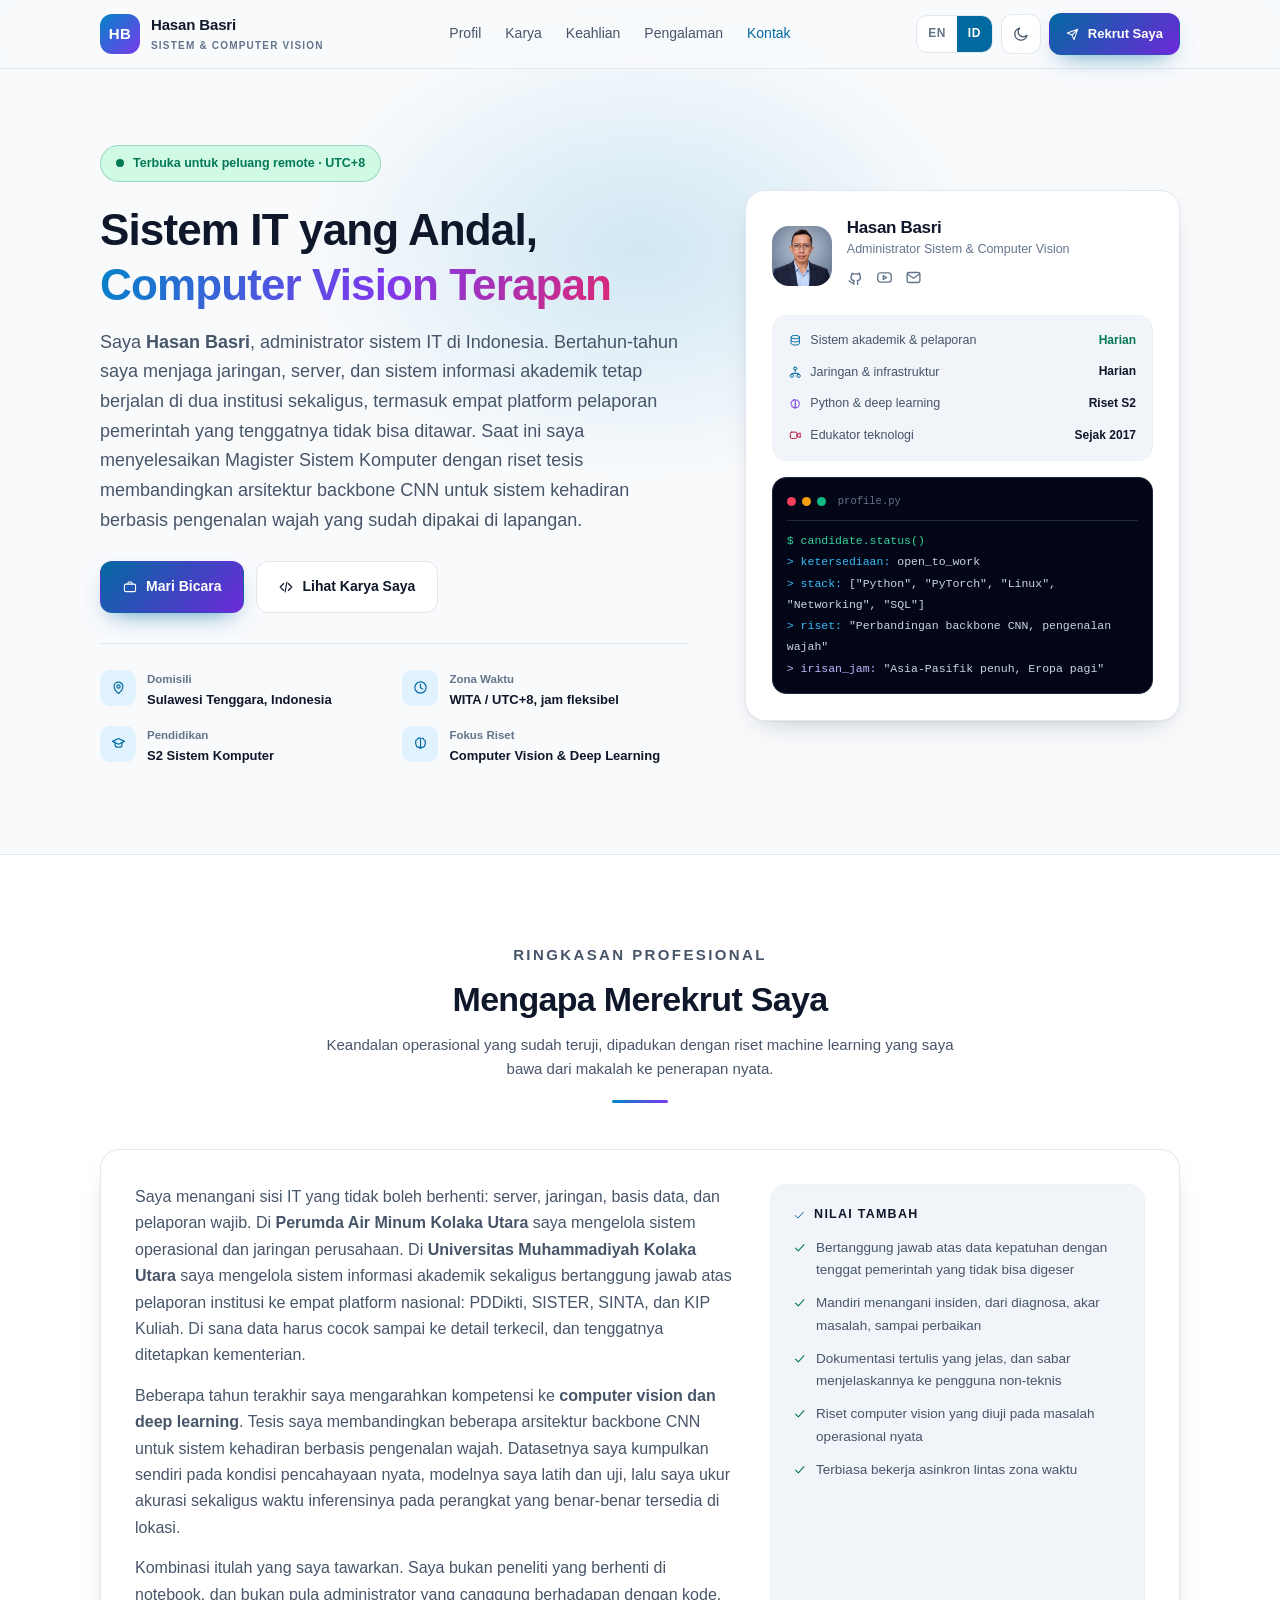
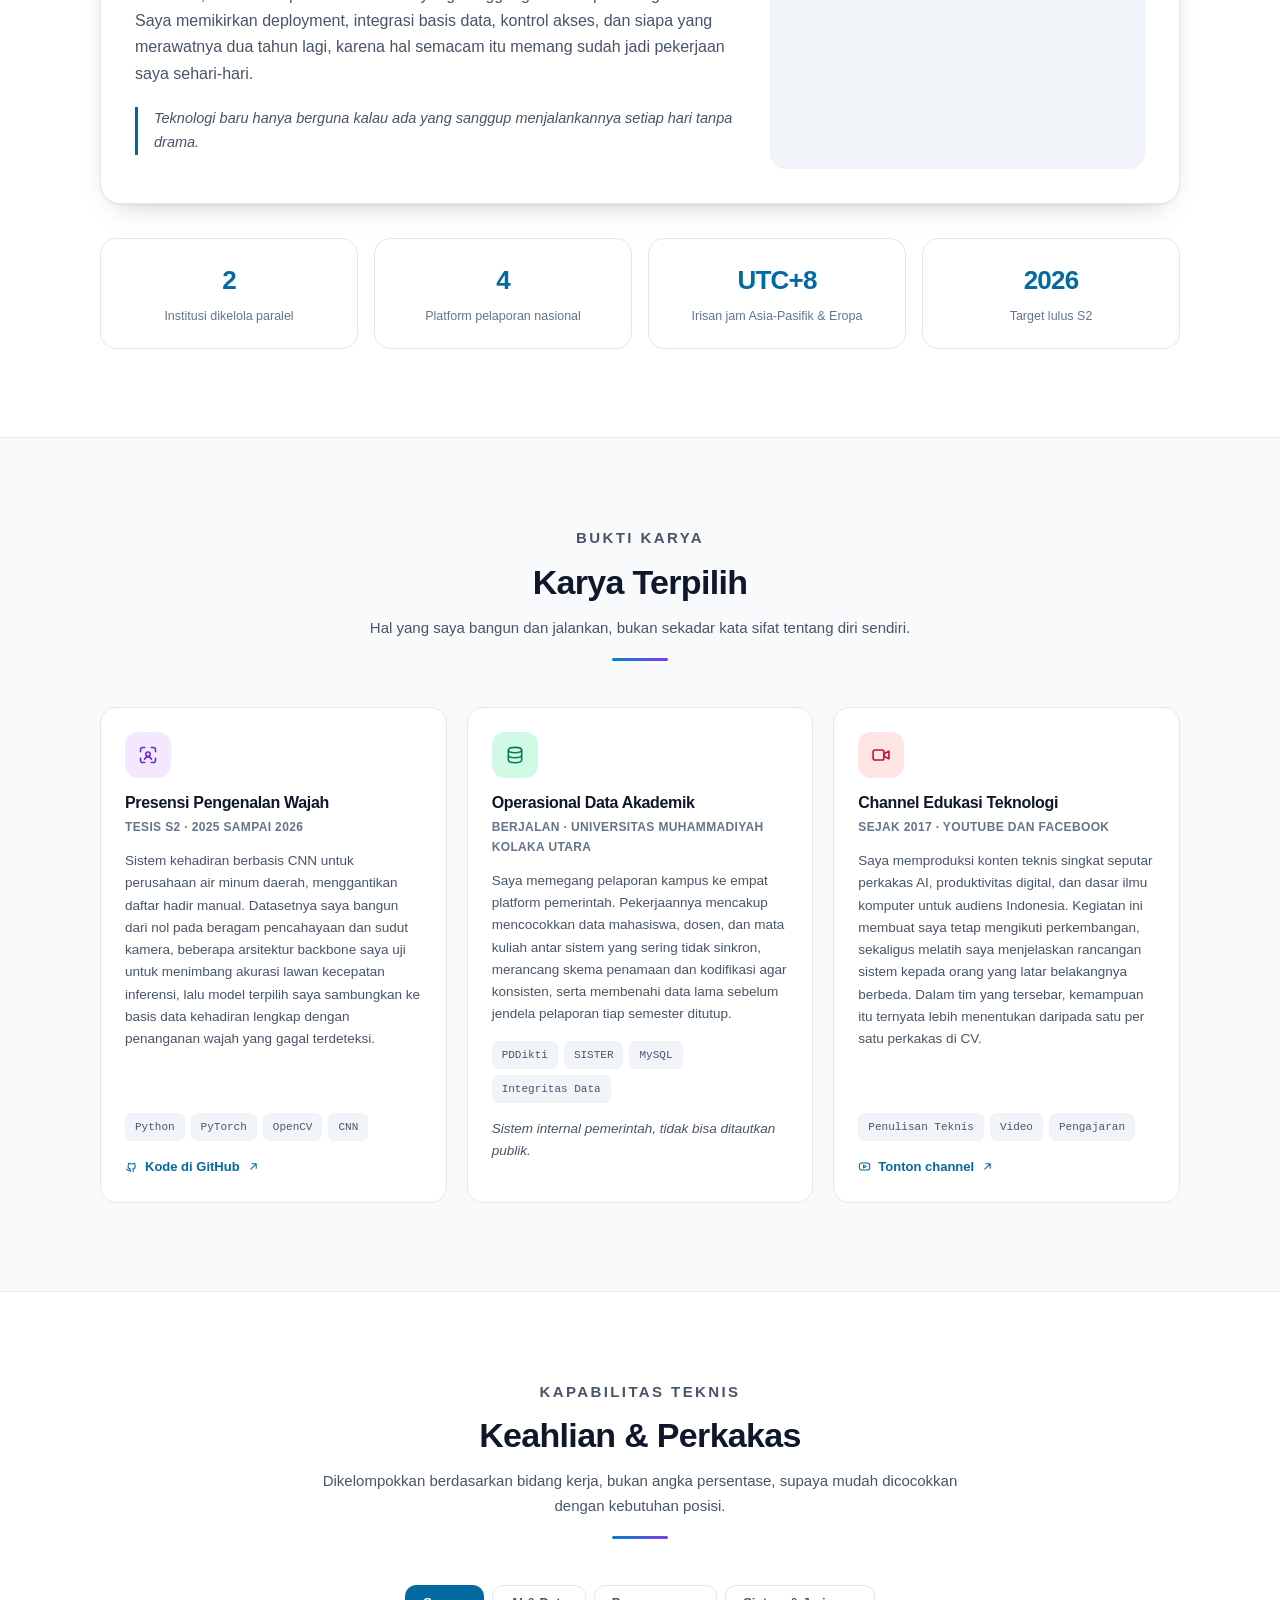
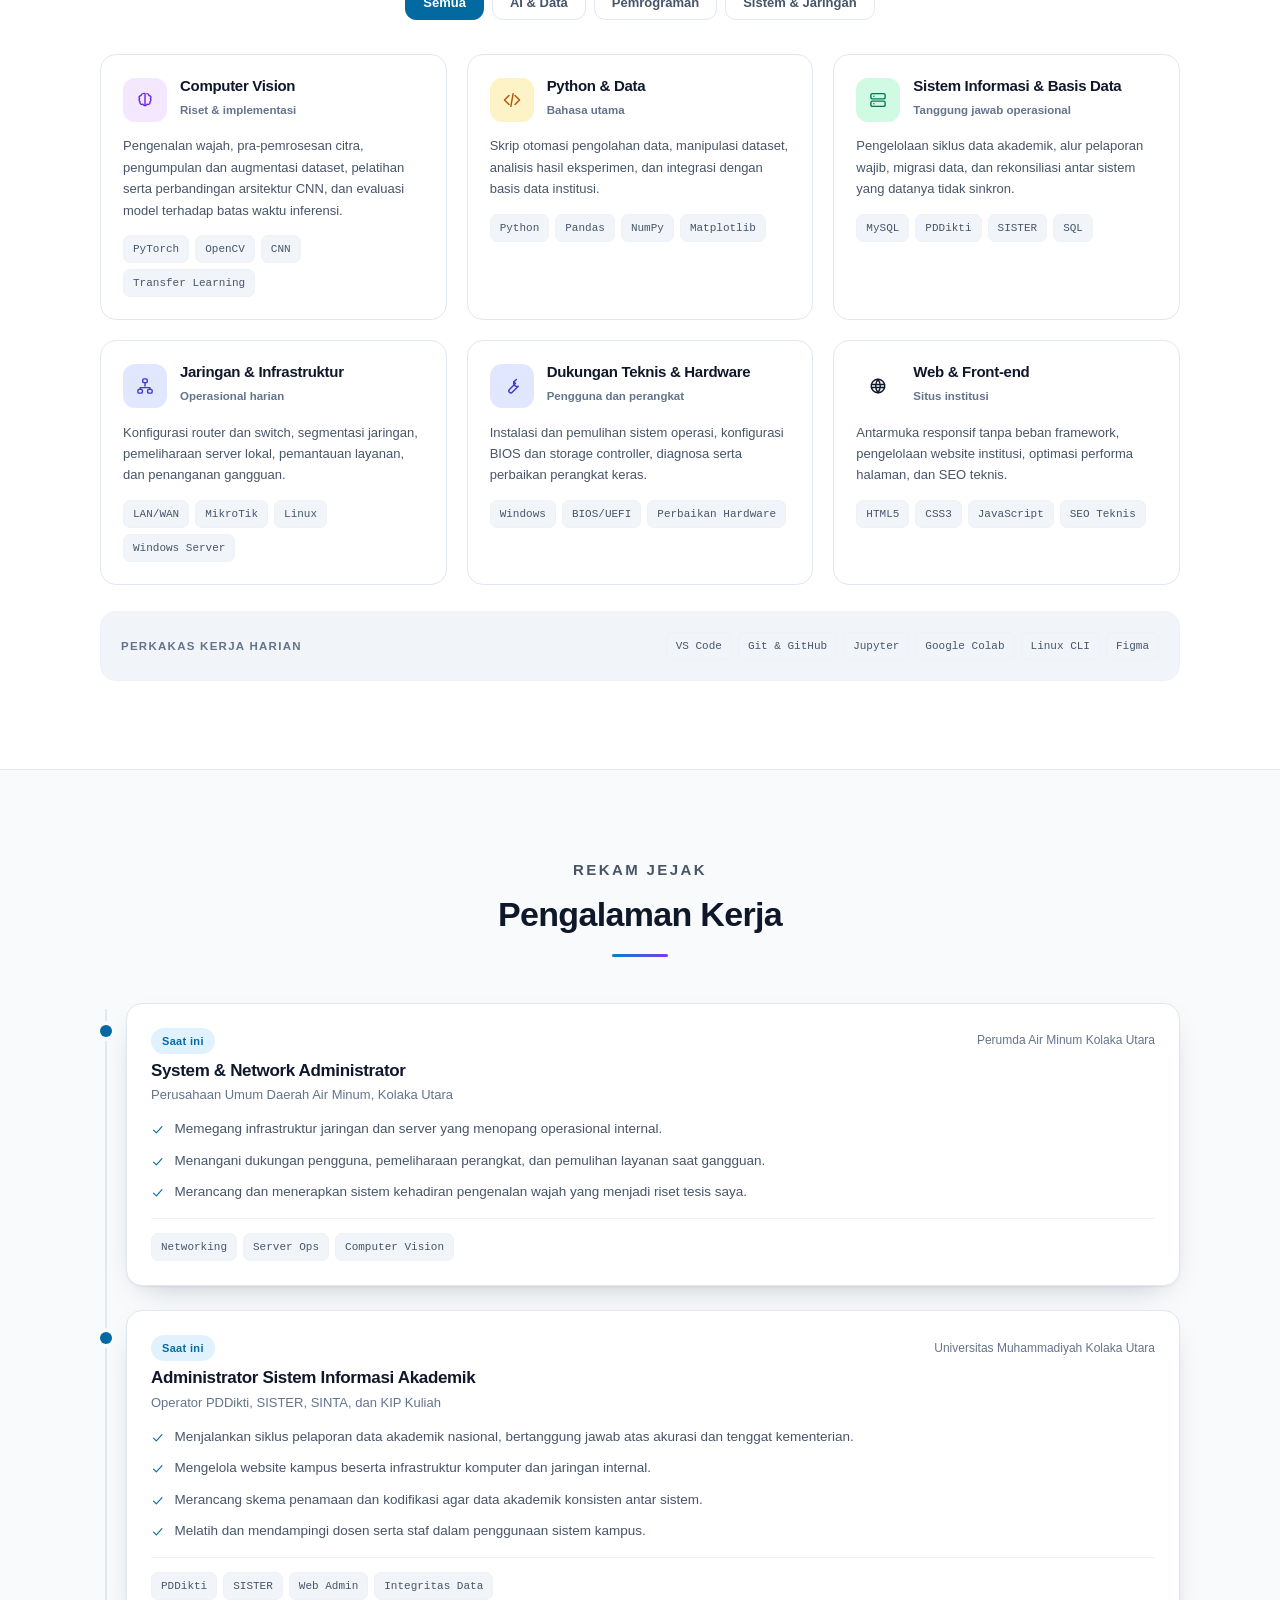
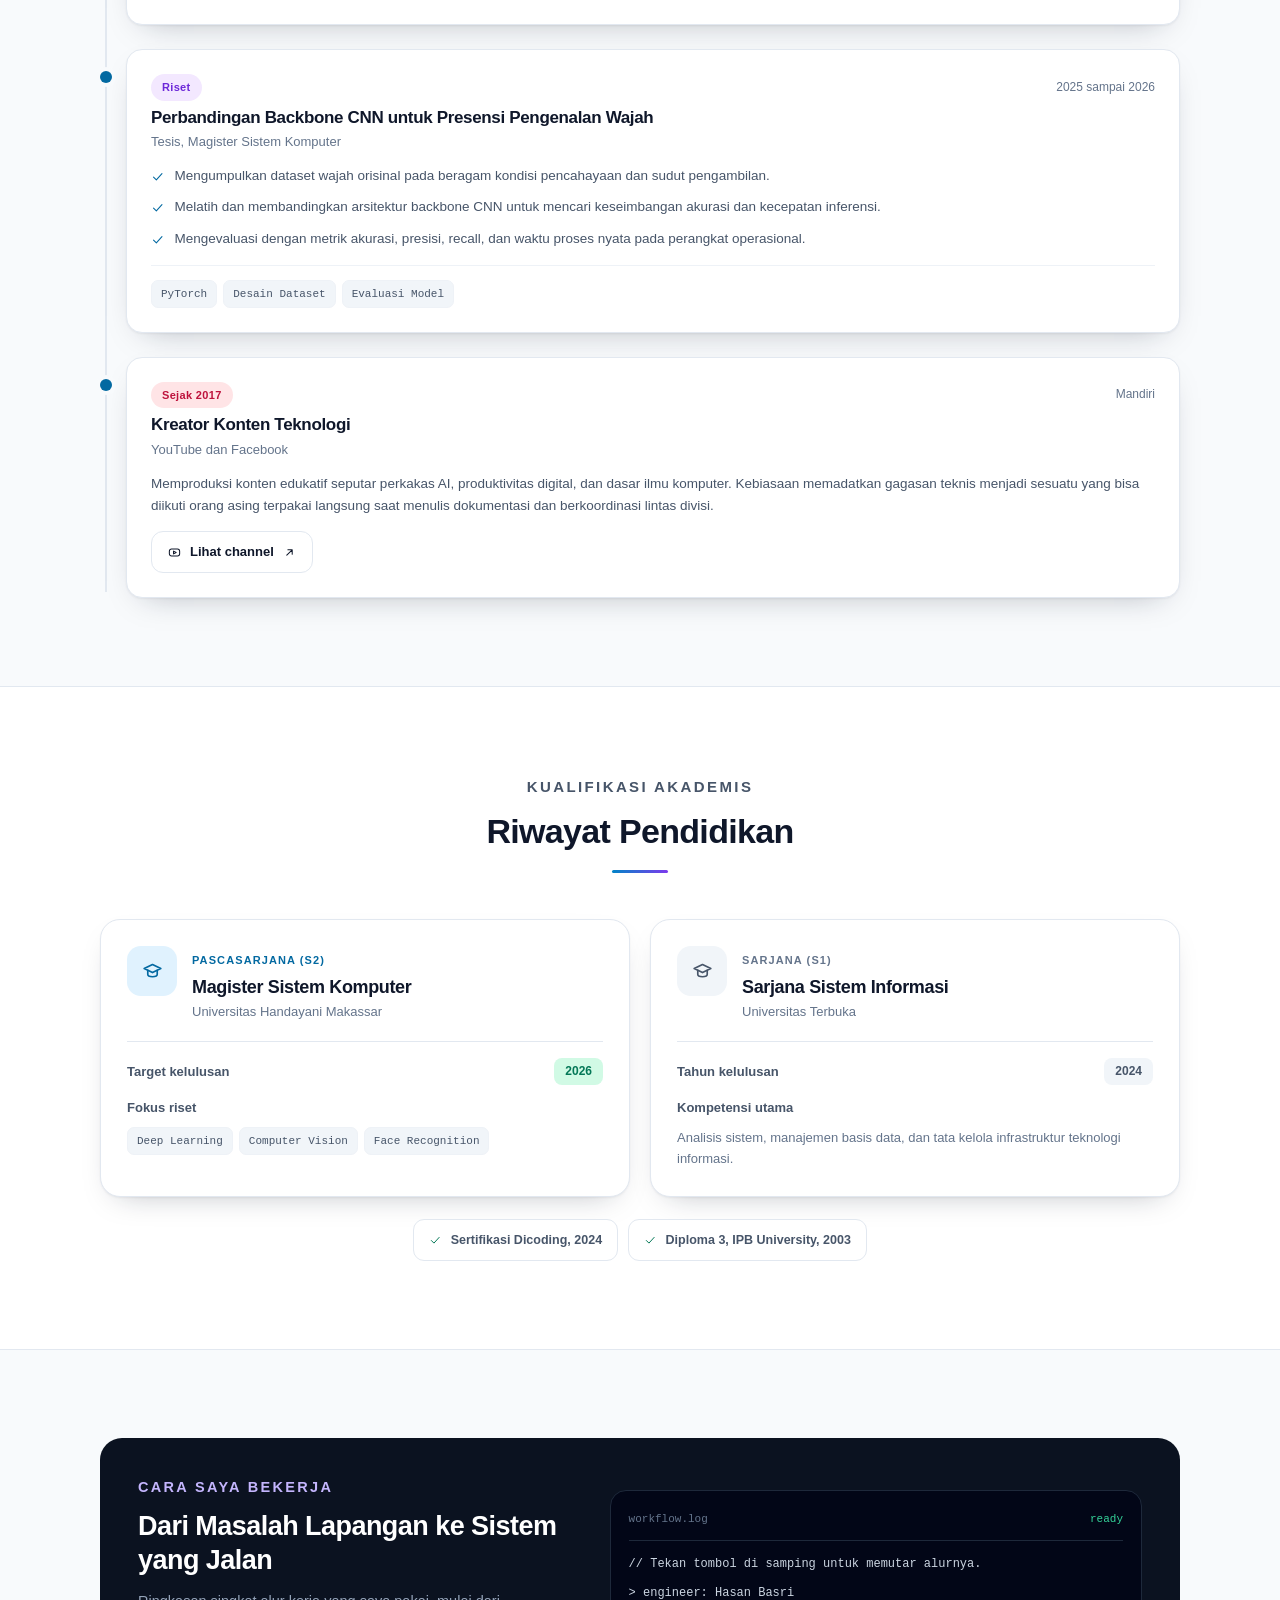
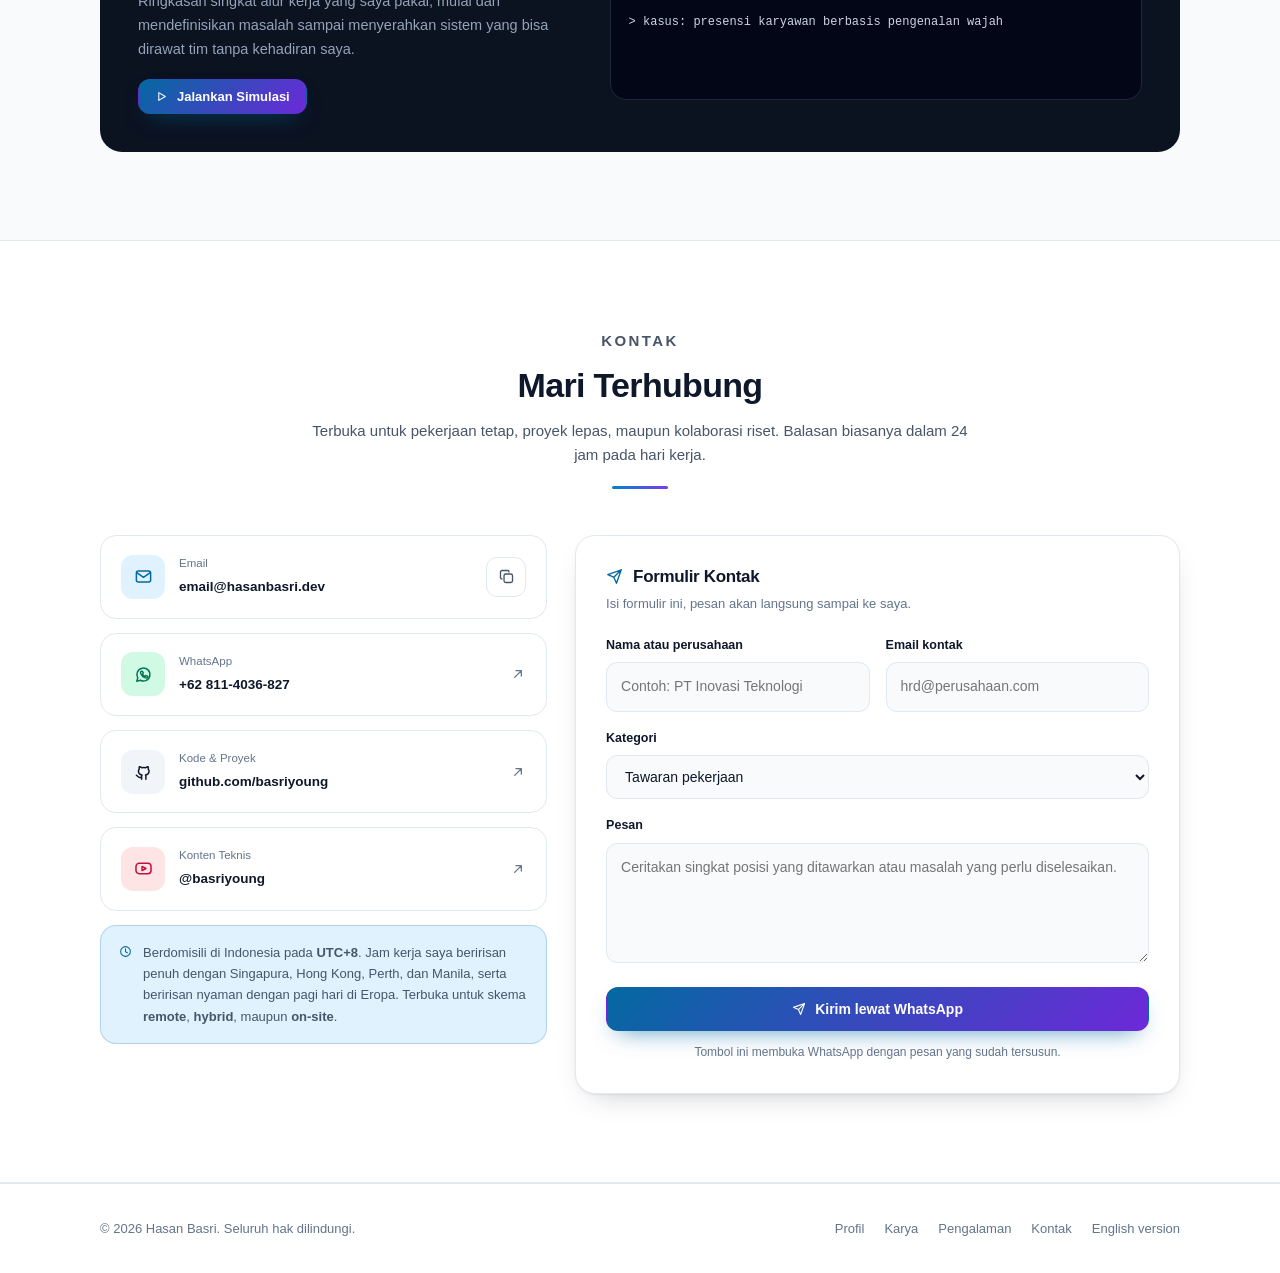
<file: id.html>
<!DOCTYPE html>
<html lang="id">
<head>
<meta charset="UTF-8">
<meta name="viewport" content="width=device-width, initial-scale=1">
<meta name="color-scheme" content="light dark">
<meta name="theme-color" content="#0284c7">

<title>Hasan Basri - Administrator Sistem IT &amp; Computer Vision</title>
<meta name="description" content="Hasan Basri, administrator sistem IT dan peneliti Computer Vision di Indonesia. Berpengalaman mengelola jaringan, server, dan sistem pelaporan akademik nasional PDDikti dan SISTER. Terbuka untuk peluang kerja remote.">
<meta name="author" content="Hasan Basri">
<meta name="robots" content="index, follow, max-image-preview:large">

<link rel="canonical" href="https://hasanbasri.dev/id.html">
<link rel="alternate" hreflang="en" href="https://hasanbasri.dev/">
<link rel="alternate" hreflang="id" href="https://hasanbasri.dev/id.html">
<link rel="alternate" hreflang="x-default" href="https://hasanbasri.dev/">

<meta property="og:type" content="profile">
<meta property="og:locale" content="id_ID">
<meta property="og:locale:alternate" content="en_US">
<meta property="og:site_name" content="Hasan Basri">
<meta property="og:title" content="Hasan Basri - Administrator Sistem IT &amp; Computer Vision">
<meta property="og:description" content="Bertahun-tahun menjaga jaringan, server, dan sistem informasi akademik tetap berjalan. Kini membangun computer vision yang bekerja di luar notebook. Terbuka untuk kerja remote, UTC+8.">
<meta property="og:url" content="https://hasanbasri.dev/id.html">
<meta property="og:image" content="https://hasanbasri.dev/og-cover.jpg">
<meta property="og:image:width" content="1200">
<meta property="og:image:height" content="630">
<meta property="og:image:alt" content="Kartu profil Hasan Basri, administrator sistem IT dan peneliti computer vision">
<meta property="profile:first_name" content="Hasan">
<meta property="profile:last_name" content="Basri">

<meta name="twitter:card" content="summary_large_image">
<meta name="twitter:title" content="Hasan Basri - Administrator Sistem IT &amp; Computer Vision">
<meta name="twitter:description" content="Sistem yang andal, riset computer vision yang terapan. Terbuka untuk kerja remote, UTC+8.">
<meta name="twitter:image" content="https://hasanbasri.dev/og-cover.jpg">

<link rel="icon" href="data:image/svg+xml,%3Csvg xmlns='http://www.w3.org/2000/svg' viewBox='0 0 64 64'%3E%3Crect width='64' height='64' rx='14' fill='%230284c7'/%3E%3Ctext x='32' y='43' font-family='Segoe UI,Arial' font-size='30' font-weight='700' fill='white' text-anchor='middle'%3EHB%3C/text%3E%3C/svg%3E">

<script type="application/ld+json">
{
  "@context": "https://schema.org",
  "@type": "Person",
  "name": "Hasan Basri",
  "jobTitle": "Administrator Sistem IT & Peneliti Computer Vision",
  "url": "https://hasanbasri.dev/id.html",
  "email": "mailto:email@hasanbasri.dev",
  "telephone": "+62-811-4036-827",
  "description": "Administrator sistem IT dan peneliti computer vision di Sulawesi Tenggara, Indonesia. Terbuka untuk peluang kerja remote.",
  "address": {
    "@type": "PostalAddress",
    "addressLocality": "Lasusua, Kolaka Utara",
    "addressRegion": "Southeast Sulawesi",
    "addressCountry": "ID"
  },
  "alumniOf": [
    { "@type": "CollegeOrUniversity", "name": "Universitas Handayani Makassar" },
    { "@type": "CollegeOrUniversity", "name": "Universitas Terbuka" },
    { "@type": "CollegeOrUniversity", "name": "IPB University" }
  ],
  "knowsAbout": [
    "System Administration", "Computer Networking", "Linux", "Python",
    "Deep Learning", "Computer Vision", "Convolutional Neural Networks",
    "Academic Information Systems", "Database Administration", "Technical Support"
  ],
  "knowsLanguage": [
    { "@type": "Language", "name": "Indonesian", "alternateName": "id" },
    { "@type": "Language", "name": "English", "alternateName": "en" }
  ],
  "sameAs": [
    "https://github.com/basriyoung",
    "https://www.youtube.com/@basriyoung"
  ],
  "seeks": {
    "@type": "Demand",
    "name": "Remote roles in systems engineering, IT infrastructure, and computer vision"
  }
}
</script>

<link rel="stylesheet" href="assets/style.css">
</head>

<body>
<a class="skip" href="#main">Lompat ke konten utama</a>

<svg xmlns="http://www.w3.org/2000/svg" style="display:none" aria-hidden="true" focusable="false">
  <symbol id="i-sun" viewBox="0 0 24 24"><circle cx="12" cy="12" r="4.2"/><path d="M12 2v2.5M12 19.5V22M2 12h2.5M19.5 12H22M4.9 4.9l1.8 1.8M17.3 17.3l1.8 1.8M19.1 4.9l-1.8 1.8M6.7 17.3l-1.8 1.8"/></symbol>
  <symbol id="i-moon" viewBox="0 0 24 24"><path d="M21 13.2A8.6 8.6 0 1 1 10.8 3a7 7 0 0 0 10.2 10.2z"/></symbol>
  <symbol id="i-menu" viewBox="0 0 24 24"><path d="M4 7h16M4 12h16M4 17h16"/></symbol>
  <symbol id="i-close" viewBox="0 0 24 24"><path d="M6 6l12 12M18 6L6 18"/></symbol>
  <symbol id="i-mail" viewBox="0 0 24 24"><rect x="3" y="5" width="18" height="14" rx="2.5"/><path d="m3.5 7 8.5 6 8.5-6"/></symbol>
  <symbol id="i-wa" viewBox="0 0 24 24"><path d="M3.5 20.5l1.3-4.3A8.2 8.2 0 1 1 8 19.3l-4.5 1.2z"/><path d="M8.8 8.3c.2-.5.5-.5.8-.5h.6c.2 0 .5 0 .7.5l.7 1.6c.1.3 0 .5-.1.7l-.4.5c-.2.2-.3.4-.1.7a6 6 0 0 0 2.7 2.4c.3.1.5.1.7-.1l.5-.6c.2-.2.4-.2.6-.1l1.6.8c.3.1.4.3.4.5a1.9 1.9 0 0 1-1.3 1.6c-.6.2-1.4.2-3.3-.7a9.3 9.3 0 0 1-4-4c-.7-1.4-.6-2.4-.5-2.8z"/></symbol>
  <symbol id="i-github" viewBox="0 0 24 24"><path d="M9 19.3c-4.3 1.3-4.3-2.2-6-2.6m12 5.1v-3.3c0-1 .1-1.4-.5-2 2.3-.3 4.5-1.2 4.5-5a3.9 3.9 0 0 0-1.1-2.7 3.6 3.6 0 0 0-.1-2.7s-.9-.3-2.9 1.1a10 10 0 0 0-5.2 0C7.7 5.8 6.8 6.1 6.8 6.1a3.6 3.6 0 0 0-.1 2.7A3.9 3.9 0 0 0 5.6 11.5c0 3.8 2.2 4.7 4.5 5-.4.4-.5.9-.5 1.5v3.8"/></symbol>
  <symbol id="i-youtube" viewBox="0 0 24 24"><rect x="2.5" y="5.5" width="19" height="13" rx="4"/><path d="M10.2 9.4l4.8 2.6-4.8 2.6z"/></symbol>
  <symbol id="i-pin" viewBox="0 0 24 24"><path d="M12 21.5s7-5.6 7-11a7 7 0 1 0-14 0c0 5.4 7 11 7 11z"/><circle cx="12" cy="10.3" r="2.6"/></symbol>
  <symbol id="i-cap" viewBox="0 0 24 24"><path d="M12 4 2.5 8.6 12 13.2l9.5-4.6z"/><path d="M6.6 10.8v4.4c0 1.5 2.4 2.8 5.4 2.8s5.4-1.3 5.4-2.8v-4.4"/></symbol>
  <symbol id="i-db" viewBox="0 0 24 24"><ellipse cx="12" cy="6" rx="8" ry="3.2"/><path d="M4 6v12c0 1.8 3.6 3.2 8 3.2s8-1.4 8-3.2V6M4 12c0 1.8 3.6 3.2 8 3.2s8-1.4 8-3.2"/></symbol>
  <symbol id="i-brain" viewBox="0 0 24 24"><path d="M9.5 3.5A2.8 2.8 0 0 0 6.8 6a2.6 2.6 0 0 0-2 4.3 2.7 2.7 0 0 0 .6 4 2.7 2.7 0 0 0 3.9 3.2 2.7 2.7 0 0 0 2.7 2v-16a2.5 2.5 0 0 0-2.5 0z"/><path d="M14.5 3.5A2.8 2.8 0 0 1 17.2 6a2.6 2.6 0 0 1 2 4.3 2.7 2.7 0 0 1-.6 4 2.7 2.7 0 0 1-3.9 3.2 2.7 2.7 0 0 1-2.7 2"/></symbol>
  <symbol id="i-wrench" viewBox="0 0 24 24"><path d="M14.5 6.5a4.6 4.6 0 0 0 5.8 5.9l-8 8a2.6 2.6 0 0 1-3.7-3.7l8-8z"/><path d="M14.5 6.5 17.8 3.2"/></symbol>
  <symbol id="i-video" viewBox="0 0 24 24"><rect x="2.5" y="6" width="13" height="12" rx="2.5"/><path d="m15.5 10.5 6-3v9l-6-3z"/></symbol>
  <symbol id="i-check" viewBox="0 0 24 24"><path d="m4.5 12.5 5 5 10-11"/></symbol>
  <symbol id="i-arrow" viewBox="0 0 24 24"><path d="M7 17 17 7M9 7h8v8"/></symbol>
  <symbol id="i-copy" viewBox="0 0 24 24"><rect x="8.5" y="8.5" width="12" height="12" rx="2.5"/><path d="M15.5 5.5a2 2 0 0 0-2-2h-8a2 2 0 0 0-2 2v8a2 2 0 0 0 2 2"/></symbol>
  <symbol id="i-send" viewBox="0 0 24 24"><path d="M21.5 2.5 11 13M21.5 2.5l-6.7 19-3.8-8.5-8.5-3.8z"/></symbol>
  <symbol id="i-play" viewBox="0 0 24 24"><path d="M7 4.8 19 12 7 19.2z"/></symbol>
  <symbol id="i-code" viewBox="0 0 24 24"><path d="m8 6-6 6 6 6M16 6l6 6-6 6M13.5 3.5l-3 17"/></symbol>
  <symbol id="i-server" viewBox="0 0 24 24"><rect x="2.5" y="3.5" width="19" height="7" rx="2"/><rect x="2.5" y="13.5" width="19" height="7" rx="2"/><path d="M6.5 7h.01M6.5 17h.01"/></symbol>
  <symbol id="i-mobile" viewBox="0 0 24 24"><rect x="6.5" y="2.5" width="11" height="19" rx="2.5"/><path d="M11 18.5h2"/></symbol>
  <symbol id="i-globe" viewBox="0 0 24 24"><circle cx="12" cy="12" r="9"/><path d="M3.2 10h17.6M3.2 14h17.6M12 3a15 15 0 0 1 0 18 15 15 0 0 1 0-18z"/></symbol>
  <symbol id="i-case" viewBox="0 0 24 24"><rect x="2.5" y="7" width="19" height="13" rx="2.5"/><path d="M8.5 7V5.5a2 2 0 0 1 2-2h3a2 2 0 0 1 2 2V7"/></symbol>
  <symbol id="i-clock" viewBox="0 0 24 24"><circle cx="12" cy="12" r="9"/><path d="M12 7v5.4l3.4 2"/></symbol>
  <symbol id="i-net" viewBox="0 0 24 24"><rect x="9" y="2.5" width="6" height="5" rx="1.5"/><rect x="2.5" y="16.5" width="6" height="5" rx="1.5"/><rect x="15.5" y="16.5" width="6" height="5" rx="1.5"/><path d="M12 7.5v4.5M5.5 16.5v-2.3h13v2.3"/></symbol>
  <symbol id="i-chart" viewBox="0 0 24 24"><path d="M4 20V10M10 20V4M16 20v-7M22 20H2"/></symbol>
  <symbol id="i-scan" viewBox="0 0 24 24"><path d="M3 8V5.5A2.5 2.5 0 0 1 5.5 3H8M16 3h2.5A2.5 2.5 0 0 1 21 5.5V8M21 16v2.5a2.5 2.5 0 0 1-2.5 2.5H16M8 21H5.5A2.5 2.5 0 0 1 3 18.5V16"/><circle cx="12" cy="11" r="2.6"/><path d="M7.8 17a4.6 4.6 0 0 1 8.4 0"/></symbol>
</svg>

<header class="site">
  <div class="wrap navbar">
    <a class="brand" href="#top">
      <span class="mark" aria-hidden="true">HB</span>
      <span><b>Hasan Basri</b><small>Sistem &amp; Computer Vision</small></span>
    </a>

    <nav class="nav-links" aria-label="Navigasi utama">
      <a href="#about">Profil</a>
      <a href="#work">Karya</a>
      <a href="#skills">Keahlian</a>
      <a href="#experience">Pengalaman</a>
      <a href="#contact">Kontak</a>
    </nav>

    <div class="nav-actions">
      <div class="lang">
        <a href="./" hreflang="en" lang="en">EN</a>
        <a href="id.html" aria-current="page" hreflang="id" lang="id">ID</a>
      </div>
      <button class="icon-btn" id="theme-btn" type="button" aria-label="Aktifkan mode gelap">
        <svg class="ico" id="theme-icon" aria-hidden="true"><use href="#i-moon"></use></svg>
      </button>
      <a class="btn btn-primary btn-sm nav-cta" href="#contact">
        <svg class="ico" aria-hidden="true"><use href="#i-send"></use></svg> Rekrut Saya
      </a>
      <button class="icon-btn" id="mobile-toggle" type="button" aria-label="Buka menu" aria-expanded="false" aria-controls="mobile-panel">
        <svg class="ico" id="menu-icon" aria-hidden="true"><use href="#i-menu"></use></svg>
      </button>
    </div>
  </div>

  <div id="mobile-panel">
    <a href="#about">Ringkasan Profil</a>
    <a href="#work">Karya Terpilih</a>
    <a href="#skills">Keahlian Teknis</a>
    <a href="#experience">Pengalaman</a>
    <a href="#education">Pendidikan</a>
    <a href="#contact">Kontak</a>
  </div>
</header>

<main id="main">
<span id="top"></span>

<!-- ===== HERO ===== -->
<section class="hero">
  <div class="wrap hero-grid">
    <div>
      <p class="pill"><span class="dot" aria-hidden="true"></span> Terbuka untuk peluang remote &middot; UTC+8</p>

      <h1>Sistem IT yang Andal,<br><span class="grad">Computer Vision Terapan</span></h1>

      <p class="lede">
        Saya <strong>Hasan Basri</strong>, administrator sistem IT di Indonesia. Bertahun-tahun saya
        menjaga jaringan, server, dan sistem informasi akademik tetap berjalan di dua institusi
        sekaligus, termasuk empat platform pelaporan pemerintah yang tenggatnya tidak bisa ditawar.
        Saat ini saya menyelesaikan Magister Sistem Komputer dengan riset tesis membandingkan
        arsitektur backbone CNN untuk sistem kehadiran berbasis pengenalan wajah yang sudah dipakai
        di lapangan.
      </p>

      <div class="hero-cta">
        <a class="btn btn-primary" href="#contact">
          <svg class="ico" aria-hidden="true"><use href="#i-case"></use></svg> Mari Bicara
        </a>
        <a class="btn btn-ghost" href="#work">
          <svg class="ico" aria-hidden="true"><use href="#i-code"></use></svg> Lihat Karya Saya
        </a>
      </div>

      <div class="facts">
        <div class="fact">
          <span class="bx" aria-hidden="true"><svg class="ico"><use href="#i-pin"></use></svg></span>
          <span><small>Domisili</small><span>Sulawesi Tenggara, Indonesia</span></span>
        </div>
        <div class="fact">
          <span class="bx" aria-hidden="true"><svg class="ico"><use href="#i-clock"></use></svg></span>
          <span><small>Zona Waktu</small><span>WITA / UTC+8, jam fleksibel</span></span>
        </div>
        <div class="fact">
          <span class="bx" aria-hidden="true"><svg class="ico"><use href="#i-cap"></use></svg></span>
          <span><small>Pendidikan</small><span>S2 Sistem Komputer</span></span>
        </div>
        <div class="fact">
          <span class="bx" aria-hidden="true"><svg class="ico"><use href="#i-brain"></use></svg></span>
          <span><small>Fokus Riset</small><span>Computer Vision &amp; Deep Learning</span></span>
        </div>
      </div>
    </div>

    <div class="card profile-card">
      <div class="profile-head">
          <img class="avatar-img" src="basri.jpg" width="60" height="60"
                alt="Hasan Basri" loading="lazy">
        <div>
          <h2>Hasan Basri</h2>
          <p>Administrator Sistem &amp; Computer Vision</p>
          <div class="socials">
            <a href="https://github.com/basriyoung" target="_blank" rel="noopener noreferrer" aria-label="Profil GitHub">
              <svg class="ico" aria-hidden="true"><use href="#i-github"></use></svg>
            </a>
            <a href="https://www.youtube.com/@basriyoung" target="_blank" rel="noopener noreferrer" aria-label="Channel YouTube">
              <svg class="ico" aria-hidden="true"><use href="#i-youtube"></use></svg>
            </a>
            <a href="#contact" aria-label="Menuju bagian kontak">
              <svg class="ico" aria-hidden="true"><use href="#i-mail"></use></svg>
            </a>
          </div>
        </div>
      </div>

      <div class="kv">
        <div class="kv-row">
          <span><svg class="ico" style="color:var(--brand)" aria-hidden="true"><use href="#i-db"></use></svg> Sistem akademik &amp; pelaporan</span>
          <b style="color:var(--ok)">Harian</b>
        </div>
        <div class="kv-row">
          <span><svg class="ico" style="color:var(--brand)" aria-hidden="true"><use href="#i-net"></use></svg> Jaringan &amp; infrastruktur</span>
          <b>Harian</b>
        </div>
        <div class="kv-row">
          <span><svg class="ico" style="color:var(--ai)" aria-hidden="true"><use href="#i-brain"></use></svg> Python &amp; deep learning</span>
          <b>Riset S2</b>
        </div>
        <div class="kv-row">
          <span><svg class="ico" style="color:var(--rose)" aria-hidden="true"><use href="#i-video"></use></svg> Edukator teknologi</span>
          <b>Sejak 2017</b>
        </div>
      </div>

      <div class="term">
        <div class="bar">
          <i style="background:#f43f5e"></i><i style="background:#f59e0b"></i><i style="background:#10b981"></i>
          <span style="margin-left:6px">profile.py</span>
        </div>
        <p class="c-green">$ candidate.status()</p>
        <p><span class="c-blue">&gt; ketersediaan:</span> open_to_work</p>
        <p><span class="c-blue">&gt; stack:</span> ["Python", "PyTorch", "Linux", "Networking", "SQL"]</p>
        <p><span class="c-blue">&gt; riset:</span> "Perbandingan backbone CNN, pengenalan wajah"</p>
        <p><span class="c-purple">&gt; irisan_jam:</span> "Asia-Pasifik penuh, Eropa pagi"</p>
      </div>
    </div>
  </div>
</section>

<!-- ===== ABOUT ===== -->
<section id="about" class="band">
  <div class="wrap">
    <div class="head">
      <p class="eyebrow">Ringkasan Profesional</p>
      <h2>Mengapa Merekrut Saya</h2>
      <p>Keandalan operasional yang sudah teruji, dipadukan dengan riset machine learning yang saya bawa dari makalah ke penerapan nyata.</p>
      <div class="rule" aria-hidden="true"></div>
    </div>

    <div class="card about">
      <div>
        <p>
          Saya menangani sisi IT yang tidak boleh berhenti: server, jaringan, basis data, dan pelaporan
          wajib. Di <strong>Perumda Air Minum Kolaka Utara</strong> saya mengelola sistem operasional
          dan jaringan perusahaan. Di <strong>Universitas Muhammadiyah Kolaka Utara</strong> saya
          mengelola sistem informasi akademik sekaligus bertanggung jawab atas pelaporan institusi ke
          empat platform nasional: PDDikti, SISTER, SINTA, dan KIP Kuliah. Di sana data harus cocok
          sampai ke detail terkecil, dan tenggatnya ditetapkan kementerian.
        </p>
        <p>
          Beberapa tahun terakhir saya mengarahkan kompetensi ke
          <strong>computer vision dan deep learning</strong>. Tesis saya membandingkan beberapa
          arsitektur backbone CNN untuk sistem kehadiran berbasis pengenalan wajah. Datasetnya saya
          kumpulkan sendiri pada kondisi pencahayaan nyata, modelnya saya latih dan uji, lalu saya ukur
          akurasi sekaligus waktu inferensinya pada perangkat yang benar-benar tersedia di lokasi.
        </p>
        <p>
          Kombinasi itulah yang saya tawarkan. Saya bukan peneliti yang berhenti di notebook, dan bukan
          pula administrator yang canggung berhadapan dengan kode. Saya memikirkan deployment,
          integrasi basis data, kontrol akses, dan siapa yang merawatnya dua tahun lagi, karena hal
          semacam itu memang sudah jadi pekerjaan saya sehari-hari.
        </p>
        <p class="quote">
          Teknologi baru hanya berguna kalau ada yang sanggup menjalankannya setiap hari tanpa drama.
        </p>
      </div>

      <div class="value">
        <h3><svg class="ico" style="color:var(--brand)" aria-hidden="true"><use href="#i-check"></use></svg> Nilai Tambah</h3>
        <ul>
          <li><svg class="ico" aria-hidden="true"><use href="#i-check"></use></svg><span>Bertanggung jawab atas data kepatuhan dengan tenggat pemerintah yang tidak bisa digeser</span></li>
          <li><svg class="ico" aria-hidden="true"><use href="#i-check"></use></svg><span>Mandiri menangani insiden, dari diagnosa, akar masalah, sampai perbaikan</span></li>
          <li><svg class="ico" aria-hidden="true"><use href="#i-check"></use></svg><span>Dokumentasi tertulis yang jelas, dan sabar menjelaskannya ke pengguna non-teknis</span></li>
          <li><svg class="ico" aria-hidden="true"><use href="#i-check"></use></svg><span>Riset computer vision yang diuji pada masalah operasional nyata</span></li>
          <li><svg class="ico" aria-hidden="true"><use href="#i-check"></use></svg><span>Terbiasa bekerja asinkron lintas zona waktu</span></li>
        </ul>
      </div>
    </div>

    <!--
      METRIK: semua angka di bawah ini faktual dan bisa Anda pertanggungjawabkan.
    -->
    <div class="metrics">
      <div class="metric"><b>2</b><span>Institusi dikelola paralel</span></div>
      <div class="metric"><b>4</b><span>Platform pelaporan nasional</span></div>
      <div class="metric"><b>UTC+8</b><span>Irisan jam Asia-Pasifik &amp; Eropa</span></div>
      <div class="metric"><b>2026</b><span>Target lulus S2</span></div>
    </div>
  </div>
</section>

<!-- ===== SELECTED WORK ===== -->
<section id="work">
  <div class="wrap">
    <div class="head">
      <p class="eyebrow">Bukti Karya</p>
      <h2>Karya Terpilih</h2>
      <p>Hal yang saya bangun dan jalankan, bukan sekadar kata sifat tentang diri sendiri.</p>
      <div class="rule" aria-hidden="true"></div>
    </div>

    <div class="grid g3">
      <article class="work">
        <span class="bx bx-ai" aria-hidden="true"><svg class="ico"><use href="#i-scan"></use></svg></span>
        <h3>Presensi Pengenalan Wajah</h3>
        <p class="role">Tesis S2 &middot; 2025 sampai 2026</p>
        <p>
          Sistem kehadiran berbasis CNN untuk perusahaan air minum daerah, menggantikan daftar hadir
          manual. Datasetnya saya bangun dari nol pada beragam pencahayaan dan sudut kamera, beberapa
          arsitektur backbone saya uji untuk menimbang akurasi lawan kecepatan inferensi, lalu model
          terpilih saya sambungkan ke basis data kehadiran lengkap dengan penanganan wajah yang gagal
          terdeteksi.
        </p>
        <div class="tags">
          <span class="tag">Python</span><span class="tag">PyTorch</span><span class="tag">OpenCV</span><span class="tag">CNN</span>
        </div>
        <a class="work-link" href="https://github.com/basriyoung" target="_blank" rel="noopener noreferrer">
          <svg class="ico" aria-hidden="true"><use href="#i-github"></use></svg> Kode di GitHub
          <svg class="ico" aria-hidden="true"><use href="#i-arrow"></use></svg>
        </a>
      </article>

      <article class="work">
        <span class="bx bx-ok" aria-hidden="true"><svg class="ico"><use href="#i-db"></use></svg></span>
        <h3>Operasional Data Akademik</h3>
        <p class="role">Berjalan &middot; Universitas Muhammadiyah Kolaka Utara</p>
        <p>
          Saya memegang pelaporan kampus ke empat platform pemerintah. Pekerjaannya mencakup
          mencocokkan data mahasiswa, dosen, dan mata kuliah antar sistem yang sering tidak sinkron,
          merancang skema penamaan dan kodifikasi agar konsisten, serta membenahi data lama sebelum
          jendela pelaporan tiap semester ditutup.
        </p>
        <div class="tags">
          <span class="tag">PDDikti</span><span class="tag">SISTER</span><span class="tag">MySQL</span><span class="tag">Integritas Data</span>
        </div>
        <p class="work-note">Sistem internal pemerintah, tidak bisa ditautkan publik.</p>
      </article>

      <article class="work">
        <span class="bx bx-rose" aria-hidden="true"><svg class="ico"><use href="#i-video"></use></svg></span>
        <h3>Channel Edukasi Teknologi</h3>
        <p class="role">Sejak 2017 &middot; YouTube dan Facebook</p>
        <p>
          Saya memproduksi konten teknis singkat seputar perkakas AI, produktivitas digital, dan dasar
          ilmu komputer untuk audiens Indonesia. Kegiatan ini membuat saya tetap mengikuti
          perkembangan, sekaligus melatih saya menjelaskan rancangan sistem kepada orang yang latar
          belakangnya berbeda. Dalam tim yang tersebar, kemampuan itu ternyata lebih menentukan
          daripada satu per satu perkakas di CV.
        </p>
        <div class="tags">
          <span class="tag">Penulisan Teknis</span><span class="tag">Video</span><span class="tag">Pengajaran</span>
        </div>
        <a class="work-link" href="https://www.youtube.com/@basriyoung" target="_blank" rel="noopener noreferrer">
          <svg class="ico" aria-hidden="true"><use href="#i-youtube"></use></svg> Tonton channel
          <svg class="ico" aria-hidden="true"><use href="#i-arrow"></use></svg>
        </a>
      </article>
    </div>
  </div>
</section>

<!-- ===== SKILLS ===== -->
<section id="skills" class="band">
  <div class="wrap">
    <div class="head">
      <p class="eyebrow">Kapabilitas Teknis</p>
      <h2>Keahlian &amp; Perkakas</h2>
      <p>Dikelompokkan berdasarkan bidang kerja, bukan angka persentase, supaya mudah dicocokkan dengan kebutuhan posisi.</p>
      <div class="rule" aria-hidden="true"></div>
    </div>

    <div class="tabs" role="group" aria-label="Filter keahlian per kategori">
      <button class="tab" type="button" data-filter="all" aria-pressed="true">Semua</button>
      <button class="tab" type="button" data-filter="ai" aria-pressed="false">AI &amp; Data</button>
      <button class="tab" type="button" data-filter="dev" aria-pressed="false">Pemrograman</button>
      <button class="tab" type="button" data-filter="ops" aria-pressed="false">Sistem &amp; Jaringan</button>
    </div>

    <div class="grid g3" id="skill-grid">
      <article class="skill" data-cat="ai dev">
        <div class="skill-top">
          <span class="bx bx-ai" aria-hidden="true"><svg class="ico"><use href="#i-brain"></use></svg></span>
          <div><h3>Computer Vision</h3><small>Riset &amp; implementasi</small></div>
        </div>
        <p>Pengenalan wajah, pra-pemrosesan citra, pengumpulan dan augmentasi dataset, pelatihan serta perbandingan arsitektur CNN, dan evaluasi model terhadap batas waktu inferensi.</p>
        <div class="tags"><span class="tag">PyTorch</span><span class="tag">OpenCV</span><span class="tag">CNN</span><span class="tag">Transfer Learning</span></div>
      </article>

      <article class="skill" data-cat="ai dev">
        <div class="skill-top">
          <span class="bx" aria-hidden="true" style="background:#fef3c7; color:#b45309"><svg class="ico"><use href="#i-code"></use></svg></span>
          <div><h3>Python &amp; Data</h3><small>Bahasa utama</small></div>
        </div>
        <p>Skrip otomasi pengolahan data, manipulasi dataset, analisis hasil eksperimen, dan integrasi dengan basis data institusi.</p>
        <div class="tags"><span class="tag">Python</span><span class="tag">Pandas</span><span class="tag">NumPy</span><span class="tag">Matplotlib</span></div>
      </article>

      <article class="skill" data-cat="ops ai">
        <div class="skill-top">
          <span class="bx bx-ok" aria-hidden="true"><svg class="ico"><use href="#i-server"></use></svg></span>
          <div><h3>Sistem Informasi &amp; Basis Data</h3><small>Tanggung jawab operasional</small></div>
        </div>
        <p>Pengelolaan siklus data akademik, alur pelaporan wajib, migrasi data, dan rekonsiliasi antar sistem yang datanya tidak sinkron.</p>
        <div class="tags"><span class="tag">MySQL</span><span class="tag">PDDikti</span><span class="tag">SISTER</span><span class="tag">SQL</span></div>
      </article>

      <article class="skill" data-cat="ops">
        <div class="skill-top">
          <span class="bx" aria-hidden="true" style="background:#e0e7ff; color:#4338ca"><svg class="ico"><use href="#i-net"></use></svg></span>
          <div><h3>Jaringan &amp; Infrastruktur</h3><small>Operasional harian</small></div>
        </div>
        <p>Konfigurasi router dan switch, segmentasi jaringan, pemeliharaan server lokal, pemantauan layanan, dan penanganan gangguan.</p>
        <div class="tags"><span class="tag">LAN/WAN</span><span class="tag">MikroTik</span><span class="tag">Linux</span><span class="tag">Windows Server</span></div>
      </article>

      <article class="skill" data-cat="ops">
        <div class="skill-top">
          <span class="bx" aria-hidden="true" style="background:#e0e7ff; color:#4338ca"><svg class="ico"><use href="#i-wrench"></use></svg></span>
          <div><h3>Dukungan Teknis &amp; Hardware</h3><small>Pengguna dan perangkat</small></div>
        </div>
        <p>Instalasi dan pemulihan sistem operasi, konfigurasi BIOS dan storage controller, diagnosa serta perbaikan perangkat keras.</p>
        <div class="tags"><span class="tag">Windows</span><span class="tag">BIOS/UEFI</span><span class="tag">Perbaikan Hardware</span></div>
      </article>

      <article class="skill" data-cat="dev">
        <div class="skill-top">
          <span class="bx" aria-hidden="true"><svg class="ico"><use href="#i-globe"></use></svg></span>
          <div><h3>Web &amp; Front-end</h3><small>Situs institusi</small></div>
        </div>
        <p>Antarmuka responsif tanpa beban framework, pengelolaan website institusi, optimasi performa halaman, dan SEO teknis.</p>
        <div class="tags"><span class="tag">HTML5</span><span class="tag">CSS3</span><span class="tag">JavaScript</span><span class="tag">SEO Teknis</span></div>
      </article>
    </div>

    <div class="toolbar">
      <b>Perkakas kerja harian</b>
      <div class="tags">
        <span class="tag">VS Code</span><span class="tag">Git &amp; GitHub</span><span class="tag">Jupyter</span>
        <span class="tag">Google Colab</span><span class="tag">Linux CLI</span><span class="tag">Figma</span>
      </div>
    </div>
  </div>
</section>

<!-- ===== EXPERIENCE ===== -->
<section id="experience">
  <div class="wrap">
    <div class="head">
      <p class="eyebrow">Rekam Jejak</p>
      <h2>Pengalaman Kerja</h2>
      <div class="rule" aria-hidden="true"></div>
    </div>

    <div class="timeline">
      <article class="tl-item">
        <div class="tl-card">
          <div class="tl-meta">
            <span class="chip">Saat ini</span>
            <span style="font-size:12px; color:var(--fg-faint)">Perumda Air Minum Kolaka Utara</span>
          </div>
          <h3>System &amp; Network Administrator</h3>
          <p class="org">Perusahaan Umum Daerah Air Minum, Kolaka Utara</p>
          <ul>
            <li><svg class="ico" aria-hidden="true"><use href="#i-check"></use></svg><span>Memegang infrastruktur jaringan dan server yang menopang operasional internal.</span></li>
            <li><svg class="ico" aria-hidden="true"><use href="#i-check"></use></svg><span>Menangani dukungan pengguna, pemeliharaan perangkat, dan pemulihan layanan saat gangguan.</span></li>
            <li><svg class="ico" aria-hidden="true"><use href="#i-check"></use></svg><span>Merancang dan menerapkan sistem kehadiran pengenalan wajah yang menjadi riset tesis saya.</span></li>
          </ul>
          <div class="foot-line tags">
            <span class="tag">Networking</span><span class="tag">Server Ops</span><span class="tag">Computer Vision</span>
          </div>
        </div>
      </article>

      <article class="tl-item">
        <div class="tl-card">
          <div class="tl-meta">
            <span class="chip">Saat ini</span>
            <span style="font-size:12px; color:var(--fg-faint)">Universitas Muhammadiyah Kolaka Utara</span>
          </div>
          <h3>Administrator Sistem Informasi Akademik</h3>
          <p class="org">Operator PDDikti, SISTER, SINTA, dan KIP Kuliah</p>
          <ul>
            <li><svg class="ico" aria-hidden="true"><use href="#i-check"></use></svg><span>Menjalankan siklus pelaporan data akademik nasional, bertanggung jawab atas akurasi dan tenggat kementerian.</span></li>
            <li><svg class="ico" aria-hidden="true"><use href="#i-check"></use></svg><span>Mengelola website kampus beserta infrastruktur komputer dan jaringan internal.</span></li>
            <li><svg class="ico" aria-hidden="true"><use href="#i-check"></use></svg><span>Merancang skema penamaan dan kodifikasi agar data akademik konsisten antar sistem.</span></li>
            <li><svg class="ico" aria-hidden="true"><use href="#i-check"></use></svg><span>Melatih dan mendampingi dosen serta staf dalam penggunaan sistem kampus.</span></li>
          </ul>
          <div class="foot-line tags">
            <span class="tag">PDDikti</span><span class="tag">SISTER</span><span class="tag">Web Admin</span><span class="tag">Integritas Data</span>
          </div>
        </div>
      </article>

      <article class="tl-item">
        <div class="tl-card">
          <div class="tl-meta">
            <span class="chip ai">Riset</span>
            <span style="font-size:12px; color:var(--fg-faint)">2025 sampai 2026</span>
          </div>
          <h3>Perbandingan Backbone CNN untuk Presensi Pengenalan Wajah</h3>
          <p class="org">Tesis, Magister Sistem Komputer</p>
          <ul>
            <li><svg class="ico" aria-hidden="true"><use href="#i-check"></use></svg><span>Mengumpulkan dataset wajah orisinal pada beragam kondisi pencahayaan dan sudut pengambilan.</span></li>
            <li><svg class="ico" aria-hidden="true"><use href="#i-check"></use></svg><span>Melatih dan membandingkan arsitektur backbone CNN untuk mencari keseimbangan akurasi dan kecepatan inferensi.</span></li>
            <li><svg class="ico" aria-hidden="true"><use href="#i-check"></use></svg><span>Mengevaluasi dengan metrik akurasi, presisi, recall, dan waktu proses nyata pada perangkat operasional.</span></li>
          </ul>
          <div class="foot-line tags">
            <span class="tag">PyTorch</span><span class="tag">Desain Dataset</span><span class="tag">Evaluasi Model</span>
          </div>
        </div>
      </article>

      <article class="tl-item">
        <div class="tl-card">
          <div class="tl-meta">
            <span class="chip rose">Sejak 2017</span>
            <span style="font-size:12px; color:var(--fg-faint)">Mandiri</span>
          </div>
          <h3>Kreator Konten Teknologi</h3>
          <p class="org">YouTube dan Facebook</p>
          <p style="font-size:13.5px; color:var(--fg-muted); margin-bottom:14px">
            Memproduksi konten edukatif seputar perkakas AI, produktivitas digital, dan dasar ilmu
            komputer. Kebiasaan memadatkan gagasan teknis menjadi sesuatu yang bisa diikuti orang asing
            terpakai langsung saat menulis dokumentasi dan berkoordinasi lintas divisi.
          </p>
          <a class="btn btn-ghost btn-sm" href="https://www.youtube.com/@basriyoung" target="_blank" rel="noopener noreferrer">
            <svg class="ico" aria-hidden="true"><use href="#i-youtube"></use></svg> Lihat channel
            <svg class="ico" aria-hidden="true"><use href="#i-arrow"></use></svg>
          </a>
        </div>
      </article>
    </div>
  </div>
</section>

<!-- ===== EDUCATION ===== -->
<section id="education" class="band">
  <div class="wrap">
    <div class="head">
      <p class="eyebrow">Kualifikasi Akademis</p>
      <h2>Riwayat Pendidikan</h2>
      <div class="rule" aria-hidden="true"></div>
    </div>

    <div class="grid g2">
      <article class="card edu">
        <div class="edu-top">
          <span class="bx" aria-hidden="true"><svg class="ico"><use href="#i-cap"></use></svg></span>
          <div>
            <small>Pascasarjana (S2)</small>
            <h3>Magister Sistem Komputer</h3>
            <p>Universitas Handayani Makassar</p>
          </div>
        </div>
        <div class="edu-body">
          <div style="display:flex; justify-content:space-between; align-items:center; gap:10px">
            <span><strong>Target kelulusan</strong></span>
            <span class="badge">2026</span>
          </div>
          <div>
            <strong style="display:block; margin-bottom:8px">Fokus riset</strong>
            <div class="tags">
              <span class="tag">Deep Learning</span><span class="tag">Computer Vision</span><span class="tag">Face Recognition</span>
            </div>
          </div>
        </div>
      </article>

      <article class="card edu">
        <div class="edu-top">
          <span class="bx" aria-hidden="true" style="background:var(--bg-soft); color:var(--fg-muted)"><svg class="ico"><use href="#i-cap"></use></svg></span>
          <div>
            <small style="color:var(--fg-faint)">Sarjana (S1)</small>
            <h3>Sarjana Sistem Informasi</h3>
            <p>Universitas Terbuka</p>
          </div>
        </div>
        <div class="edu-body">
          <div style="display:flex; justify-content:space-between; align-items:center; gap:10px">
            <span><strong>Tahun kelulusan</strong></span>
            <span class="badge neutral">2024</span>
          </div>
          <div>
            <strong style="display:block; margin-bottom:8px">Kompetensi utama</strong>
            <p style="color:var(--fg-faint)">Analisis sistem, manajemen basis data, dan tata kelola infrastruktur teknologi informasi.</p>
          </div>
        </div>
      </article>
    </div>

    <div class="certs">
      <span class="cert"><svg class="ico" style="color:var(--ok)" aria-hidden="true"><use href="#i-check"></use></svg> Sertifikasi Dicoding, 2024</span>
      <span class="cert"><svg class="ico" style="color:var(--ok)" aria-hidden="true"><use href="#i-check"></use></svg> Diploma 3, IPB University, 2003</span>
    </div>
  </div>
</section>

<!-- ===== HOW I WORK ===== -->
<section>
  <div class="wrap">
    <div class="demo">
      <div>
        <p class="eyebrow">Cara Saya Bekerja</p>
        <h2>Dari Masalah Lapangan ke Sistem yang Jalan</h2>
        <p>
          Ringkasan singkat alur kerja yang saya pakai, mulai dari mendefinisikan masalah sampai
          menyerahkan sistem yang bisa dirawat tim tanpa kehadiran saya.
        </p>
        <button class="btn btn-primary btn-sm" type="button" id="run-demo" style="margin-top:18px">
          <svg class="ico" aria-hidden="true"><use href="#i-play"></use></svg> Jalankan Simulasi
        </button>
      </div>

      <div class="demo-out" id="demo-out" aria-live="polite">
        <div class="bar"><span>workflow.log</span><span class="c-green">ready</span></div>
        <p class="c-dim">// Tekan tombol di samping untuk memutar alurnya.</p>
        <p class="c-blue">&gt; engineer: Hasan Basri</p>
        <p class="c-dim">&gt; kasus: presensi karyawan berbasis pengenalan wajah</p>
      </div>
    </div>
  </div>
</section>

<!-- ===== CONTACT ===== -->
<section id="contact" class="band">
  <div class="wrap">
    <div class="head">
      <p class="eyebrow">Kontak</p>
      <h2>Mari Terhubung</h2>
      <p>Terbuka untuk pekerjaan tetap, proyek lepas, maupun kolaborasi riset. Balasan biasanya dalam 24 jam pada hari kerja.</p>
      <div class="rule" aria-hidden="true"></div>
    </div>

    <div class="contact-grid">
      <div style="display:grid; gap:14px">
        <div class="contact-item">
          <span class="l">
            <span class="bx bx-brand" aria-hidden="true"><svg class="ico"><use href="#i-mail"></use></svg></span>
            <span><small>Email</small><b id="email-display">memuat&hellip;</b></span>
          </span>
          <button class="icon-btn" type="button" id="copy-email-card" aria-label="Salin alamat email">
            <svg class="ico" aria-hidden="true"><use href="#i-copy"></use></svg>
          </button>
        </div>

        <a class="contact-item" href="https://wa.me/628114036827" target="_blank" rel="noopener noreferrer">
          <span class="l">
            <span class="bx bx-ok" aria-hidden="true"><svg class="ico"><use href="#i-wa"></use></svg></span>
            <span><small>WhatsApp</small><b>+62 811-4036-827</b></span>
          </span>
          <svg class="ico" style="color:var(--fg-faint)" aria-hidden="true"><use href="#i-arrow"></use></svg>
        </a>

        <a class="contact-item" href="https://github.com/basriyoung" target="_blank" rel="noopener noreferrer">
          <span class="l">
            <span class="bx" aria-hidden="true" style="background:var(--bg-soft); color:var(--fg)"><svg class="ico"><use href="#i-github"></use></svg></span>
            <span><small>Kode &amp; Proyek</small><b>github.com/basriyoung</b></span>
          </span>
          <svg class="ico" style="color:var(--fg-faint)" aria-hidden="true"><use href="#i-arrow"></use></svg>
        </a>

        <a class="contact-item" href="https://www.youtube.com/@basriyoung" target="_blank" rel="noopener noreferrer">
          <span class="l">
            <span class="bx bx-rose" aria-hidden="true"><svg class="ico"><use href="#i-youtube"></use></svg></span>
            <span><small>Konten Teknis</small><b>@basriyoung</b></span>
          </span>
          <svg class="ico" style="color:var(--fg-faint)" aria-hidden="true"><use href="#i-arrow"></use></svg>
        </a>

        <p class="note">
          <svg class="ico" aria-hidden="true"><use href="#i-clock"></use></svg>
          <span>Berdomisili di Indonesia pada <strong>UTC+8</strong>. Jam kerja saya beririsan penuh dengan
          Singapura, Hong Kong, Perth, dan Manila, serta beririsan nyaman dengan pagi hari di Eropa.
          Terbuka untuk skema <strong>remote</strong>, <strong>hybrid</strong>, maupun
          <strong>on-site</strong>.</span>
        </p>
      </div>

      <form id="contact-form" novalidate>
        <h3><svg class="ico" style="color:var(--brand)" aria-hidden="true"><use href="#i-send"></use></svg> Formulir Kontak</h3>
        <p class="form-sub">Isi formulir ini, pesan akan langsung sampai ke saya.</p>

        <div class="two">
          <div class="field">
            <label for="f-name">Nama atau perusahaan</label>
            <input type="text" id="f-name" name="name" required autocomplete="organization" placeholder="Contoh: PT Inovasi Teknologi">
          </div>
          <div class="field">
            <label for="f-email">Email kontak</label>
            <input type="email" id="f-email" name="email" required autocomplete="email" placeholder="hrd@perusahaan.com">
          </div>
        </div>

        <div class="field">
          <label for="f-topic">Kategori</label>
          <select id="f-topic" name="topic">
            <option>Tawaran pekerjaan</option>
            <option>Proyek lepas / freelance</option>
            <option>Kolaborasi riset</option>
            <option>Lainnya</option>
          </select>
        </div>

        <div class="field">
          <label for="f-msg">Pesan</label>
          <textarea id="f-msg" name="message" required placeholder="Ceritakan singkat posisi yang ditawarkan atau masalah yang perlu diselesaikan."></textarea>
        </div>

        <div class="hp" aria-hidden="true">
          <label for="f-website">Jangan diisi</label>
          <input type="text" id="f-website" name="_website" tabindex="-1" autocomplete="off">
        </div>

        <button class="btn btn-primary btn-block" type="submit" id="submit-btn">
          <svg class="ico" aria-hidden="true"><use href="#i-send"></use></svg>
          <span id="submit-label">Kirim Pesan</span>
        </button>

        <p class="form-hint" id="form-hint">Pesan akan dibuka di WhatsApp, tinggal tekan kirim.</p>
      </form>
    </div>
  </div>
</section>
</main>

<footer class="site">
  <div class="wrap foot">
    <p>&copy; <span id="year">2026</span> Hasan Basri. Seluruh hak dilindungi.</p>
    <nav aria-label="Navigasi footer">
      <a href="#about">Profil</a>
      <a href="#work">Karya</a>
      <a href="#experience">Pengalaman</a>
      <a href="#contact">Kontak</a>
      <a href="./" hreflang="en" lang="en">English version</a>
    </nav>
  </div>
</footer>

<div id="toast" role="status" aria-live="polite">
  <svg class="ico" id="toast-icon" aria-hidden="true"><use href="#i-check"></use></svg>
  <span id="toast-msg"></span>
</div>

<script src="assets/app.js"></script>
</body>
</html>
</file>
<file: assets/style.css>
/*!
 * style.css - tampilan untuk hasanbasri.dev
 * Dipakai bersama oleh index.html (Inggris) dan id.html (Indonesia).
 * Tanpa framework, tanpa dependensi eksternal.
 */

:root{
  --bg:#f8fafc; --bg-alt:#ffffff; --bg-soft:#f1f5f9;
  --fg:#0f172a; --fg-muted:#475569; --fg-faint:#64748b;
  --line:#e2e8f0; --line-soft:#eef2f7;
  --brand:#0369a1; --brand-soft:#e0f2fe;
  --ai:#6d28d9; --ai-soft:#f3e8ff;
  --ok:#047857; --ok-soft:#d1fae5;
  --rose:#be123c; --rose-soft:#ffe4e6;
  --shadow:0 1px 2px rgba(15,23,42,.05), 0 12px 32px -18px rgba(15,23,42,.35);
  --radius:16px; --maxw:1120px;
  --font:'Inter',-apple-system,BlinkMacSystemFont,'Segoe UI',Roboto,'Helvetica Neue',Arial,'Noto Sans',sans-serif;
  --mono:ui-monospace,SFMono-Regular,'SF Mono',Consolas,'Liberation Mono',Menlo,monospace;
}
html[data-theme="dark"]{
  --bg:#020617; --bg-alt:#0f172a; --bg-soft:#111f38;
  --fg:#f1f5f9; --fg-muted:#cbd5e1; --fg-faint:#94a3b8;
  --line:#1e293b; --line-soft:#182236;
  --brand:#38bdf8; --brand-soft:#0c2c45;
  --ai:#c4b5fd; --ai-soft:#2a1d4d;
  --ok:#34d399; --ok-soft:#06312a;
  --rose:#fda4af; --rose-soft:#3f1220;
  --shadow:0 1px 2px rgba(0,0,0,.4), 0 16px 40px -20px rgba(0,0,0,.8);
}
*,*::before,*::after{box-sizing:border-box}
html{scroll-behavior:smooth; -webkit-text-size-adjust:100%}
body{margin:0; background:var(--bg); color:var(--fg); font-family:var(--font);
  font-size:16px; line-height:1.65; -webkit-font-smoothing:antialiased; overflow-x:hidden}
img,svg{max-width:100%}
a{color:var(--brand); text-decoration-thickness:1px; text-underline-offset:3px}
h1,h2,h3,h4{line-height:1.25; margin:0; letter-spacing:-.02em}
p{margin:0} ul{margin:0; padding:0; list-style:none}
:focus-visible{outline:3px solid var(--brand); outline-offset:3px; border-radius:6px}
@media (prefers-reduced-motion:reduce){*{animation-duration:.001ms !important; transition-duration:.001ms !important; scroll-behavior:auto !important}}

.wrap{max-width:var(--maxw); margin-inline:auto; padding-inline:20px}
section{padding-block:clamp(56px,8vw,88px)}
.band{background:var(--bg-alt); border-block:1px solid var(--line)}
.skip{position:absolute; left:-9999px; top:0; background:var(--brand); color:#fff; padding:12px 18px; border-radius:0 0 10px 0; z-index:100; font-weight:600}
.skip:focus{left:0}
.ico{width:1em; height:1em; fill:none; stroke:currentColor; stroke-width:1.9; stroke-linecap:round; stroke-linejoin:round; flex:none}

header.site{position:sticky; top:0; z-index:40; background:color-mix(in srgb, var(--bg) 88%, transparent); backdrop-filter:blur(12px); border-bottom:1px solid var(--line)}
.navbar{display:flex; align-items:center; justify-content:space-between; gap:12px; height:68px}
.brand{display:flex; align-items:center; gap:11px; text-decoration:none; color:inherit}
.brand .mark{width:40px; height:40px; border-radius:12px; flex:none; background:linear-gradient(135deg,#0284c7,#7c3aed); color:#fff; font-weight:800; font-size:15px; display:flex; align-items:center; justify-content:center; letter-spacing:.5px}
.brand b{display:block; font-size:15px; font-weight:700; letter-spacing:-.01em}
.brand small{display:block; font-size:10px; letter-spacing:.12em; text-transform:uppercase; color:var(--fg-faint); font-weight:600}
.nav-links{display:none; gap:24px; align-items:center}
.nav-links a{color:var(--fg-muted); text-decoration:none; font-size:14px; font-weight:500}
.nav-links a:hover,.nav-links a[aria-current="true"]{color:var(--brand)}
.nav-actions{display:flex; align-items:center; gap:8px}
.icon-btn{width:40px; height:40px; display:inline-flex; align-items:center; justify-content:center; border:1px solid var(--line); background:var(--bg-alt); color:var(--fg-muted); border-radius:11px; cursor:pointer; font-size:17px; transition:color .2s, border-color .2s}
.icon-btn:hover{color:var(--brand); border-color:var(--brand)}
/* Tombol ajakan disembunyikan di layar sempit agar header tidak meluber.
   Spesifisitas sengaja dinaikkan agar tidak tertimpa aturan .btn di bawah. */
.nav-actions .nav-cta{display:none}
@media(min-width:600px){.nav-actions .nav-cta{display:inline-flex}}

/* Pengalih bahasa */
.lang{display:inline-flex; border:1px solid var(--line); border-radius:11px; overflow:hidden; background:var(--bg-alt)}
.lang a{padding:8px 11px; font-size:12px; font-weight:700; text-decoration:none; color:var(--fg-faint); letter-spacing:.04em}
.lang a[aria-current="page"]{background:var(--brand); color:#fff}
html[data-theme="dark"] .lang a[aria-current="page"]{color:#04121f}

#mobile-toggle{display:inline-flex}
#mobile-panel{display:none; border-top:1px solid var(--line); background:var(--bg-alt); padding:8px 20px 18px}
#mobile-panel.open{display:block}
#mobile-panel a{display:block; padding:11px 0; color:var(--fg-muted); text-decoration:none; font-weight:500; border-bottom:1px solid var(--line-soft)}
@media(min-width:960px){.nav-links{display:flex} #mobile-toggle{display:none} #mobile-panel{display:none !important}}

.btn{display:inline-flex; align-items:center; justify-content:center; gap:9px; padding:13px 22px; border-radius:12px; font-size:14px; font-weight:650; text-decoration:none; cursor:pointer; border:1px solid transparent; transition:transform .15s, box-shadow .2s, background .2s}
.btn:hover{transform:translateY(-1px)}
.btn-primary{background:linear-gradient(135deg,#0369a1,#6d28d9); color:#fff; box-shadow:0 10px 24px -12px rgba(3,105,161,.8)}
.btn-ghost{background:var(--bg-alt); border-color:var(--line); color:var(--fg)}
.btn-ghost:hover{border-color:var(--brand); color:var(--brand)}
.btn-sm{padding:9px 16px; font-size:13px}
.btn-block{width:100%}

.hero{position:relative; padding-top:clamp(48px,7vw,76px)}
/* Lebar dibatasi 100% agar tidak pernah memicu gulir horizontal di ponsel */
.hero::before{content:""; position:absolute; inset:-10% 0 auto 50%; translate:-50% 0; width:min(760px,100%); height:520px; pointer-events:none; z-index:-1; background:radial-gradient(ellipse at center, rgba(2,132,199,.16), transparent 62%)}
.hero-grid{display:grid; gap:40px}
@media(min-width:980px){.hero-grid{grid-template-columns:1.15fr .85fr; align-items:center; gap:56px}}
.pill{display:inline-flex; align-items:center; gap:9px; padding:7px 15px; border-radius:999px; background:var(--ok-soft); color:var(--ok); border:1px solid color-mix(in srgb,var(--ok) 28%, transparent); font-size:12.5px; font-weight:650}
.dot{width:8px; height:8px; border-radius:50%; background:currentColor; animation:blip 2.2s ease-in-out infinite}
@keyframes blip{0%,100%{opacity:1}50%{opacity:.35}}
h1{font-size:clamp(30px,4.4vw,44px); font-weight:800; margin:20px 0 16px}
.grad{background:linear-gradient(115deg,#0284c7,#7c3aed 55%,#db2777); -webkit-background-clip:text; background-clip:text; color:transparent}
.lede{font-size:clamp(16px,1.9vw,18px); color:var(--fg-muted); max-width:60ch}
.hero-cta{display:flex; flex-wrap:wrap; gap:12px; margin-top:26px}
.facts{display:grid; grid-template-columns:repeat(auto-fit,minmax(232px,1fr)); gap:16px; margin-top:30px; padding-top:26px; border-top:1px solid var(--line)}
.fact{display:flex; gap:11px; align-items:flex-start}
.fact .bx{width:36px; height:36px; border-radius:10px; display:flex; align-items:center; justify-content:center; font-size:15px; flex:none; background:var(--brand-soft); color:var(--brand)}
.fact small{display:block; font-size:11.5px; color:var(--fg-faint)}
.fact span{font-size:13px; font-weight:650}

.card{background:var(--bg-alt); border:1px solid var(--line); border-radius:20px; box-shadow:var(--shadow)}
.profile-card{padding:26px}
.profile-head{display:flex; gap:15px; align-items:center; margin-bottom:20px}
/*
  FOTO PROFIL
*/
.avatar{width:60px; height:60px; border-radius:17px; flex:none; position:relative; background:linear-gradient(135deg,#0284c7,#7c3aed); color:#fff; display:flex; align-items:center; justify-content:center; font-weight:800; font-size:21px}
.avatar::after{content:""; position:absolute; right:-2px; bottom:-2px; width:15px; height:15px; border-radius:50%; background:#10b981; border:3px solid var(--bg-alt)}
.avatar-img{width:60px; height:60px; border-radius:17px; object-fit:cover; flex:none}
.profile-head h2{font-size:17px}
.profile-head p{font-size:12.5px; color:var(--fg-faint)}
.socials{display:flex; gap:12px; margin-top:8px; font-size:17px}
.socials a{color:var(--fg-faint)}
.socials a:hover{color:var(--brand)}
.kv{background:var(--bg-soft); border:1px solid var(--line-soft); border-radius:14px; padding:14px 16px; display:grid; gap:11px}
.kv-row{display:flex; justify-content:space-between; align-items:center; gap:12px; font-size:12.5px; color:var(--fg-muted)}
.kv-row span:first-child{display:flex; align-items:center; gap:9px}
.kv-row b{font-weight:650; color:var(--fg); font-size:12px}
.term{margin-top:16px; background:#020617; color:#cbd5e1; border:1px solid #1e293b; border-radius:14px; padding:14px; font-family:var(--mono); font-size:11.5px; line-height:1.85}
.term .bar{display:flex; gap:6px; align-items:center; padding-bottom:9px; margin-bottom:9px; border-bottom:1px solid #1e293b; color:#64748b; font-size:10.5px}
.term .bar i{width:9px; height:9px; border-radius:50%; display:inline-block}
.term p{margin:0; word-break:break-word}
.c-green{color:#34d399} .c-blue{color:#38bdf8} .c-purple{color:#c4b5fd} .c-amber{color:#fbbf24} .c-dim{color:#64748b}

.head{text-align:center; max-width:660px; margin:0 auto 46px}
.eyebrow{font-size:11.5px; font-weight:800; letter-spacing:.16em; text-transform:uppercase; color:var(--brand)}
.head h2{font-size:clamp(25px,3.6vw,34px); font-weight:800; margin:10px 0 12px}
.head p{color:var(--fg-muted); font-size:15px}
.rule{width:56px; height:3px; border-radius:99px; margin:18px auto 0; background:linear-gradient(90deg,#0284c7,#7c3aed)}

.grid{display:grid; gap:20px}
.g2{grid-template-columns:repeat(auto-fit,minmax(290px,1fr))}
.g3{grid-template-columns:repeat(auto-fit,minmax(265px,1fr))}
.g4{grid-template-columns:repeat(auto-fit,minmax(215px,1fr))}

.about{display:grid; gap:26px; padding:28px}
@media(min-width:860px){.about{grid-template-columns:1.6fr 1fr; padding:34px; gap:34px}}
.about p{color:var(--fg-muted); margin-bottom:14px}
.quote{border-left:3px solid var(--brand); padding-left:16px; font-style:italic; color:var(--fg-faint); font-size:14.5px; margin-top:20px}
.value{background:var(--bg-soft); border:1px solid var(--line-soft); border-radius:16px; padding:22px}
.value h3{font-size:12.5px; text-transform:uppercase; letter-spacing:.1em; margin-bottom:14px; display:flex; gap:9px; align-items:center}
.value li{display:flex; gap:10px; align-items:flex-start; font-size:13.5px; color:var(--fg-muted); margin-bottom:11px}
.value li svg{color:var(--ok); margin-top:4px}

.metrics{display:grid; grid-template-columns:repeat(auto-fit,minmax(150px,1fr)); gap:16px; margin-top:34px}
.metric{background:var(--bg-alt); border:1px solid var(--line); border-radius:var(--radius); padding:20px; text-align:center}
.metric b{display:block; font-size:26px; font-weight:800; color:var(--brand); letter-spacing:-.03em}
.metric span{font-size:12.5px; color:var(--fg-faint)}

/* ===== BUKTI KARYA ===== */
.work{background:var(--bg-alt); border:1px solid var(--line); border-radius:var(--radius); padding:24px; display:flex; flex-direction:column; transition:border-color .2s, transform .2s}
.work:hover{border-color:var(--brand); transform:translateY(-3px)}
.work .bx{width:46px; height:46px; border-radius:13px; display:flex; align-items:center; justify-content:center; font-size:20px; margin-bottom:15px}
.work h3{font-size:16px; margin-bottom:5px}
.work .role{font-size:12px; color:var(--fg-faint); margin-bottom:12px; font-weight:600; letter-spacing:.03em; text-transform:uppercase}
.work p{font-size:13.5px; color:var(--fg-muted); margin-bottom:15px; flex:1}
/* flex:1 hanya untuk paragraf isi, bukan baris peran atau catatan */
.work .role,.work .work-note{flex:none}
.work .tags{margin-bottom:15px}
.work-link{display:inline-flex; align-items:center; gap:7px; font-size:13px; font-weight:650; text-decoration:none; color:var(--brand)}
.work-link:hover{text-decoration:underline}
.work-note{font-size:12.5px; color:var(--fg-faint); font-style:italic}

.tabs{display:flex; flex-wrap:wrap; gap:8px; justify-content:center; margin-bottom:34px}
.tab{padding:9px 17px; border-radius:11px; font-size:13px; font-weight:650; cursor:pointer; background:var(--bg-alt); border:1px solid var(--line); color:var(--fg-muted); transition:.2s}
.tab:hover{border-color:var(--brand); color:var(--brand)}
.tab[aria-pressed="true"]{background:var(--brand); border-color:var(--brand); color:#fff}
html[data-theme="dark"] .tab[aria-pressed="true"]{color:#04121f}
.skill{background:var(--bg-alt); border:1px solid var(--line); border-radius:var(--radius); padding:22px}
.skill-top{display:flex; gap:13px; align-items:center; margin-bottom:13px}
.skill-top .bx{width:44px; height:44px; border-radius:12px; display:flex; align-items:center; justify-content:center; font-size:18px; flex:none}
.skill-top h3{font-size:15px}
.skill-top small{font-size:11.5px; font-weight:600; color:var(--fg-faint)}
.skill p{font-size:13px; color:var(--fg-muted); margin-bottom:14px}
.tags{display:flex; flex-wrap:wrap; gap:6px}
.tag{font-size:11px; font-family:var(--mono); padding:4px 9px; border-radius:7px; background:var(--bg-soft); border:1px solid var(--line-soft); color:var(--fg-muted)}
.bx-brand{background:var(--brand-soft); color:var(--brand)}
.bx-ai{background:var(--ai-soft); color:var(--ai)}
.bx-ok{background:var(--ok-soft); color:var(--ok)}
.bx-rose{background:var(--rose-soft); color:var(--rose)}
.toolbar{margin-top:26px; background:var(--bg-soft); border:1px solid var(--line-soft); border-radius:var(--radius); padding:20px; display:flex; flex-wrap:wrap; gap:14px; align-items:center; justify-content:space-between}
.toolbar > b{font-size:11.5px; letter-spacing:.11em; text-transform:uppercase; color:var(--fg-faint)}

.timeline{position:relative; padding-left:26px; display:grid; gap:24px}
.timeline::before{content:""; position:absolute; left:5px; top:6px; bottom:6px; width:2px; background:var(--line)}
.tl-item{position:relative}
.tl-item::before{content:""; position:absolute; left:-26px; top:22px; width:12px; height:12px; border-radius:50%; background:var(--brand); box-shadow:0 0 0 4px var(--bg)}
.tl-card{background:var(--bg-alt); border:1px solid var(--line); border-radius:var(--radius); padding:24px; box-shadow:var(--shadow)}
.tl-meta{display:flex; flex-wrap:wrap; gap:10px; align-items:center; justify-content:space-between; margin-bottom:6px}
.chip{font-size:11px; font-weight:700; padding:4px 11px; border-radius:999px; background:var(--brand-soft); color:var(--brand); letter-spacing:.03em}
.chip.ai{background:var(--ai-soft); color:var(--ai)}
.chip.rose{background:var(--rose-soft); color:var(--rose)}
.tl-card h3{font-size:17px; margin-bottom:3px}
.tl-card .org{font-size:13px; color:var(--fg-faint); margin-bottom:13px}
.tl-card li{display:flex; gap:10px; font-size:13.5px; color:var(--fg-muted); margin-bottom:9px}
.tl-card li svg{color:var(--brand); margin-top:5px; flex:none}
.foot-line{margin-top:15px; padding-top:14px; border-top:1px solid var(--line-soft)}

.edu{padding:26px}
.edu-top{display:flex; gap:15px; align-items:flex-start; margin-bottom:18px}
.edu-top .bx{width:50px; height:50px; border-radius:14px; display:flex; align-items:center; justify-content:center; font-size:21px; flex:none; background:var(--brand-soft); color:var(--brand)}
.edu-top small{font-size:11px; font-weight:800; letter-spacing:.1em; text-transform:uppercase; color:var(--brand)}
.edu-top h3{font-size:18px; margin:3px 0}
.edu-top p{font-size:13px; color:var(--fg-faint)}
.edu-body{border-top:1px solid var(--line); padding-top:16px; font-size:13px; color:var(--fg-muted); display:grid; gap:12px}
.badge{padding:4px 11px; border-radius:8px; font-weight:700; font-size:12px; background:var(--ok-soft); color:var(--ok)}
.badge.neutral{background:var(--bg-soft); color:var(--fg-muted)}
.certs{margin-top:22px; display:flex; flex-wrap:wrap; gap:10px; justify-content:center}
.cert{display:flex; align-items:center; gap:9px; font-size:12.5px; font-weight:600; padding:10px 15px; border-radius:11px; background:var(--bg-alt); border:1px solid var(--line); color:var(--fg-muted)}

.demo{background:#0b1220; color:#e2e8f0; border-radius:22px; padding:clamp(24px,4vw,38px); display:grid; gap:26px}
@media(min-width:960px){.demo{grid-template-columns:.9fr 1.1fr; align-items:center; gap:36px}}
.demo h2{font-size:clamp(21px,2.8vw,27px); color:#fff; margin:10px 0 12px}
.demo p{color:#94a3b8; font-size:14.5px}
.demo .eyebrow{color:#c4b5fd}
.demo-out{background:#020617; border:1px solid #1e293b; border-radius:16px; padding:18px; font-family:var(--mono); font-size:12px; line-height:1.9; min-height:210px}
.demo-out .bar{display:flex; justify-content:space-between; color:#64748b; font-size:11px; padding-bottom:10px; margin-bottom:12px; border-bottom:1px solid #1e293b}
.demo-out p{color:#cbd5e1; margin:0 0 6px; font-size:12px}

.contact-grid{display:grid; gap:22px}
@media(min-width:960px){.contact-grid{grid-template-columns:.85fr 1.15fr; gap:28px; align-items:start}}
.contact-item{display:flex; align-items:center; justify-content:space-between; gap:14px; padding:18px 20px; background:var(--bg-alt); border:1px solid var(--line); border-radius:var(--radius); text-decoration:none; color:inherit; transition:border-color .2s}
.contact-item:hover{border-color:var(--brand)}
.contact-item .l{display:flex; gap:14px; align-items:center; min-width:0}
.contact-item .bx{width:44px; height:44px; border-radius:12px; display:flex; align-items:center; justify-content:center; font-size:19px; flex:none}
.contact-item small{display:block; font-size:11.5px; color:var(--fg-faint)}
.contact-item b{font-size:13.5px; word-break:break-all}
.note{display:flex; gap:11px; padding:16px 18px; border-radius:var(--radius); background:var(--brand-soft); border:1px solid color-mix(in srgb,var(--brand) 22%, transparent); font-size:13px; color:var(--fg-muted)}
.note svg{color:var(--brand); margin-top:3px; flex:none}
form{background:var(--bg-alt); border:1px solid var(--line); border-radius:20px; padding:clamp(22px,3vw,30px); box-shadow:var(--shadow)}
form h3{font-size:17px; display:flex; gap:10px; align-items:center; margin-bottom:6px}
.form-sub{font-size:13px; color:var(--fg-faint); margin-bottom:20px}
.field{margin-bottom:16px}
.two{display:grid; gap:16px}
@media(min-width:620px){.two{grid-template-columns:1fr 1fr}}
label{display:block; font-size:12.5px; font-weight:650; margin-bottom:7px}
input,select,textarea{width:100%; padding:12px 14px; font:inherit; font-size:14px; color:var(--fg); background:var(--bg); border:1px solid var(--line); border-radius:11px; transition:border-color .2s}
input:focus,select:focus,textarea:focus{border-color:var(--brand); outline:none; box-shadow:0 0 0 3px var(--brand-soft)}
textarea{resize:vertical; min-height:120px}
.hp{position:absolute; width:1px; height:1px; padding:0; margin:-1px; overflow:hidden; clip:rect(0 0 0 0); white-space:nowrap; border:0}
.form-hint{font-size:12px; color:var(--fg-faint); margin-top:12px; text-align:center}

footer.site{background:var(--bg-alt); border-top:1px solid var(--line); padding-block:34px; font-size:13px; color:var(--fg-faint)}
.foot{display:flex; flex-wrap:wrap; gap:16px; align-items:center; justify-content:space-between}
.foot nav{display:flex; flex-wrap:wrap; gap:20px}
.foot a{color:var(--fg-faint); text-decoration:none}
.foot a:hover{color:var(--brand)}

#toast{position:fixed; left:50%; bottom:24px; translate:-50% 140%; z-index:90; display:flex; gap:11px; align-items:center; max-width:min(440px,calc(100vw - 32px)); padding:14px 18px; border-radius:13px; font-size:13.5px; font-weight:600; background:var(--fg); color:var(--bg); box-shadow:0 20px 44px -16px rgba(0,0,0,.5); transition:translate .32s cubic-bezier(.22,1,.36,1), opacity .32s; opacity:0}
#toast.show{translate:-50% 0; opacity:1}
#toast svg{flex:none}
</file>
